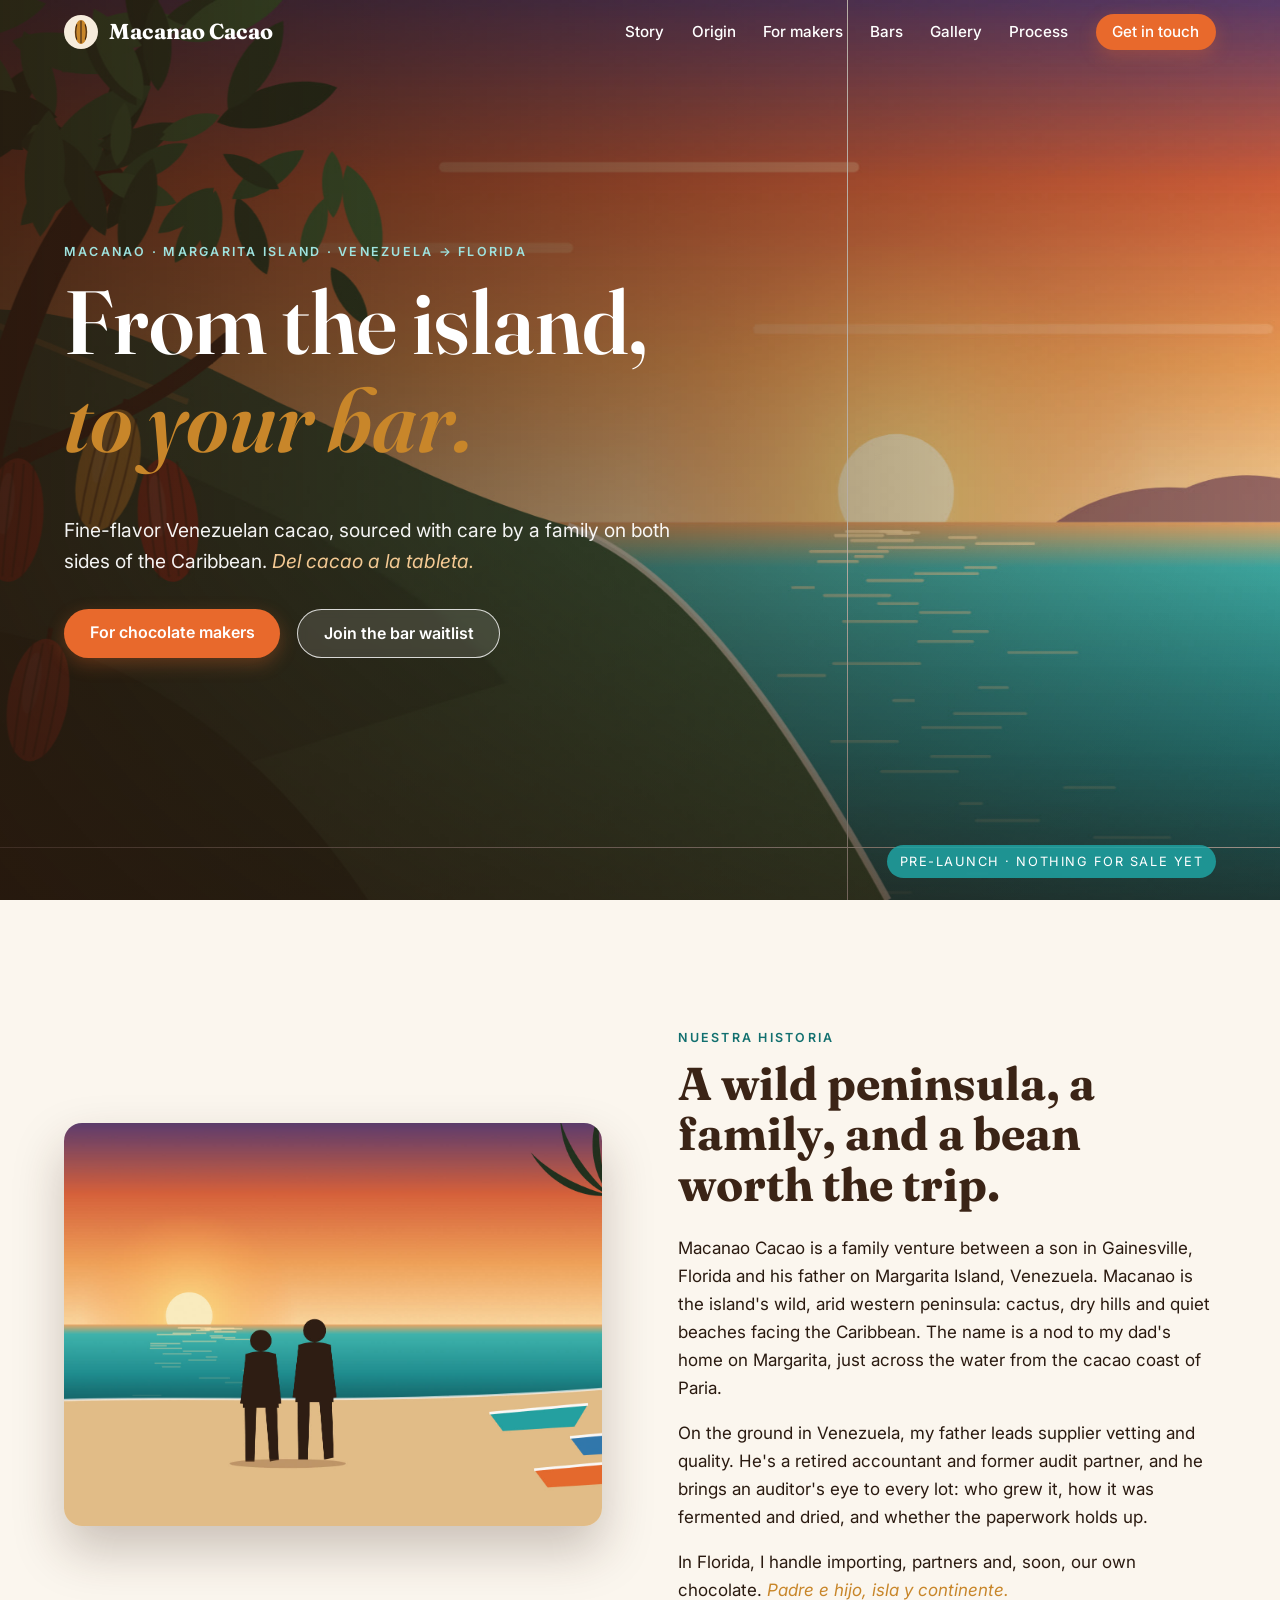
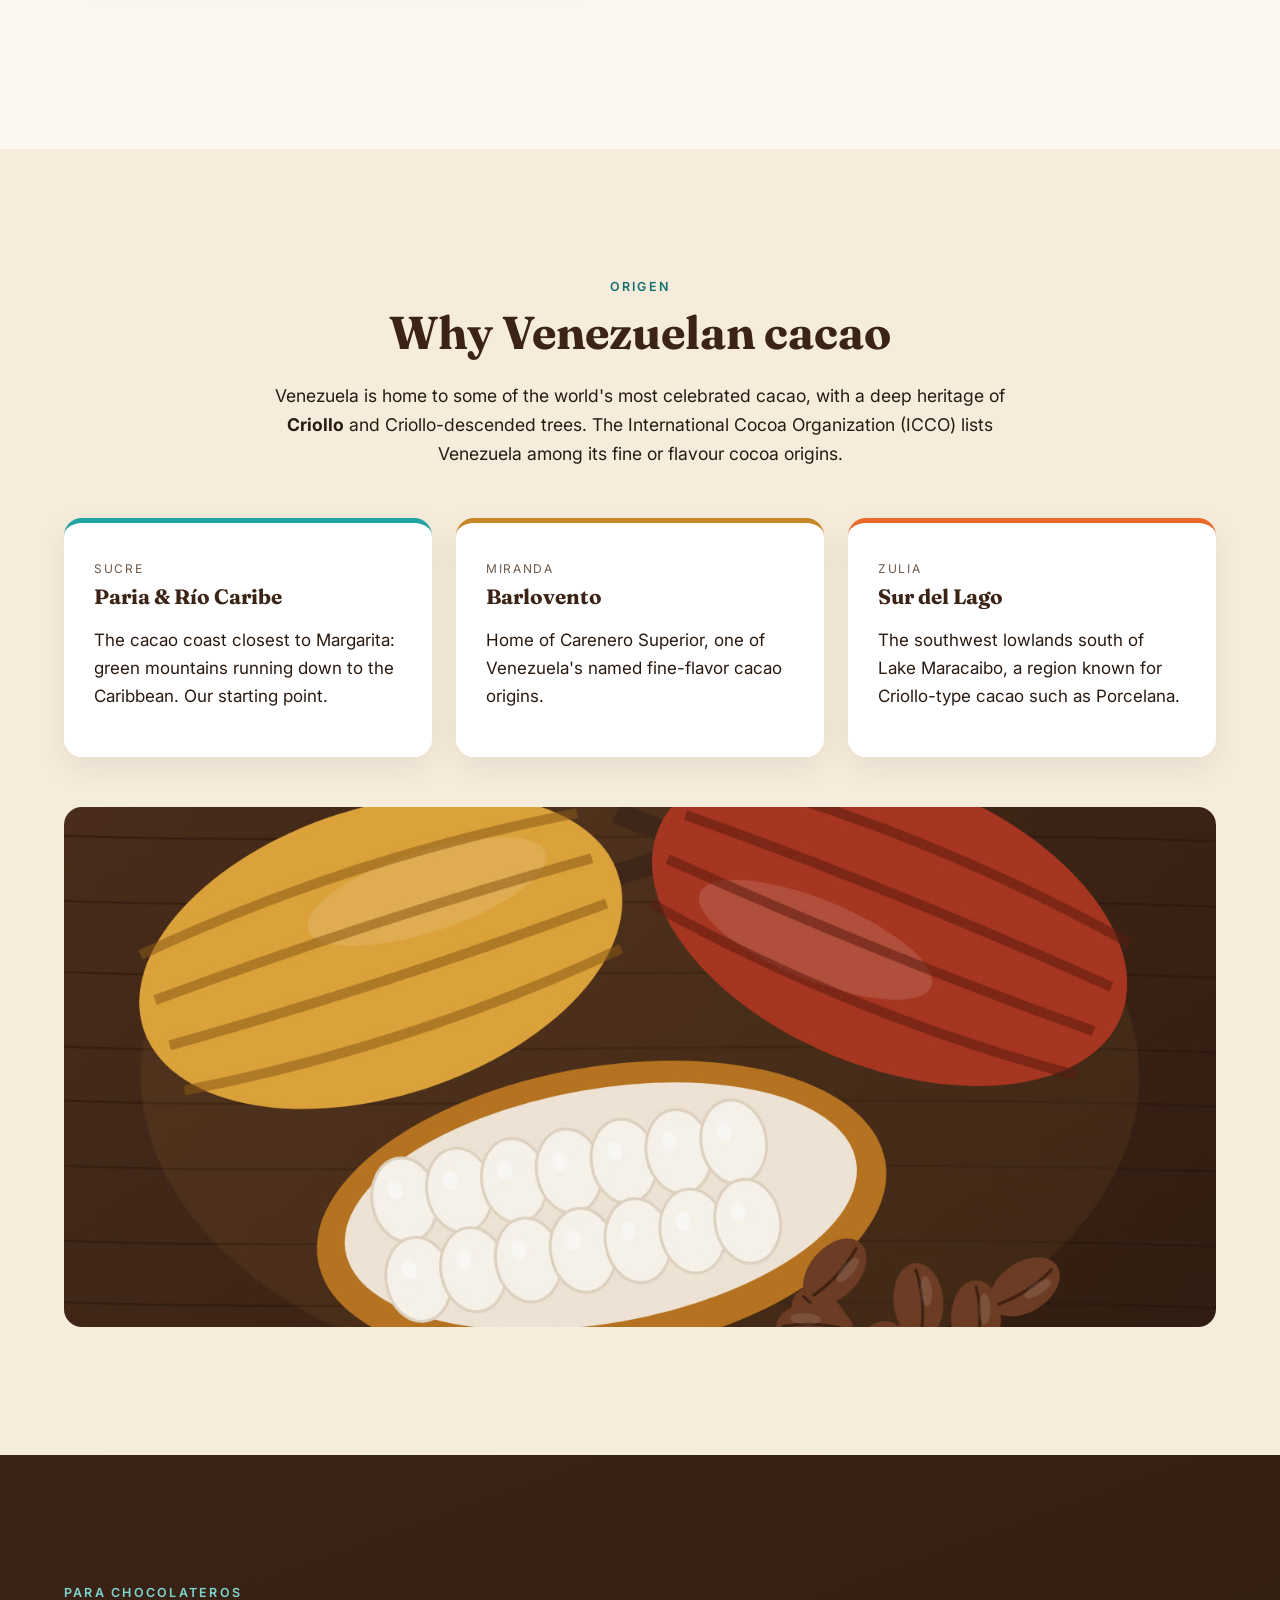
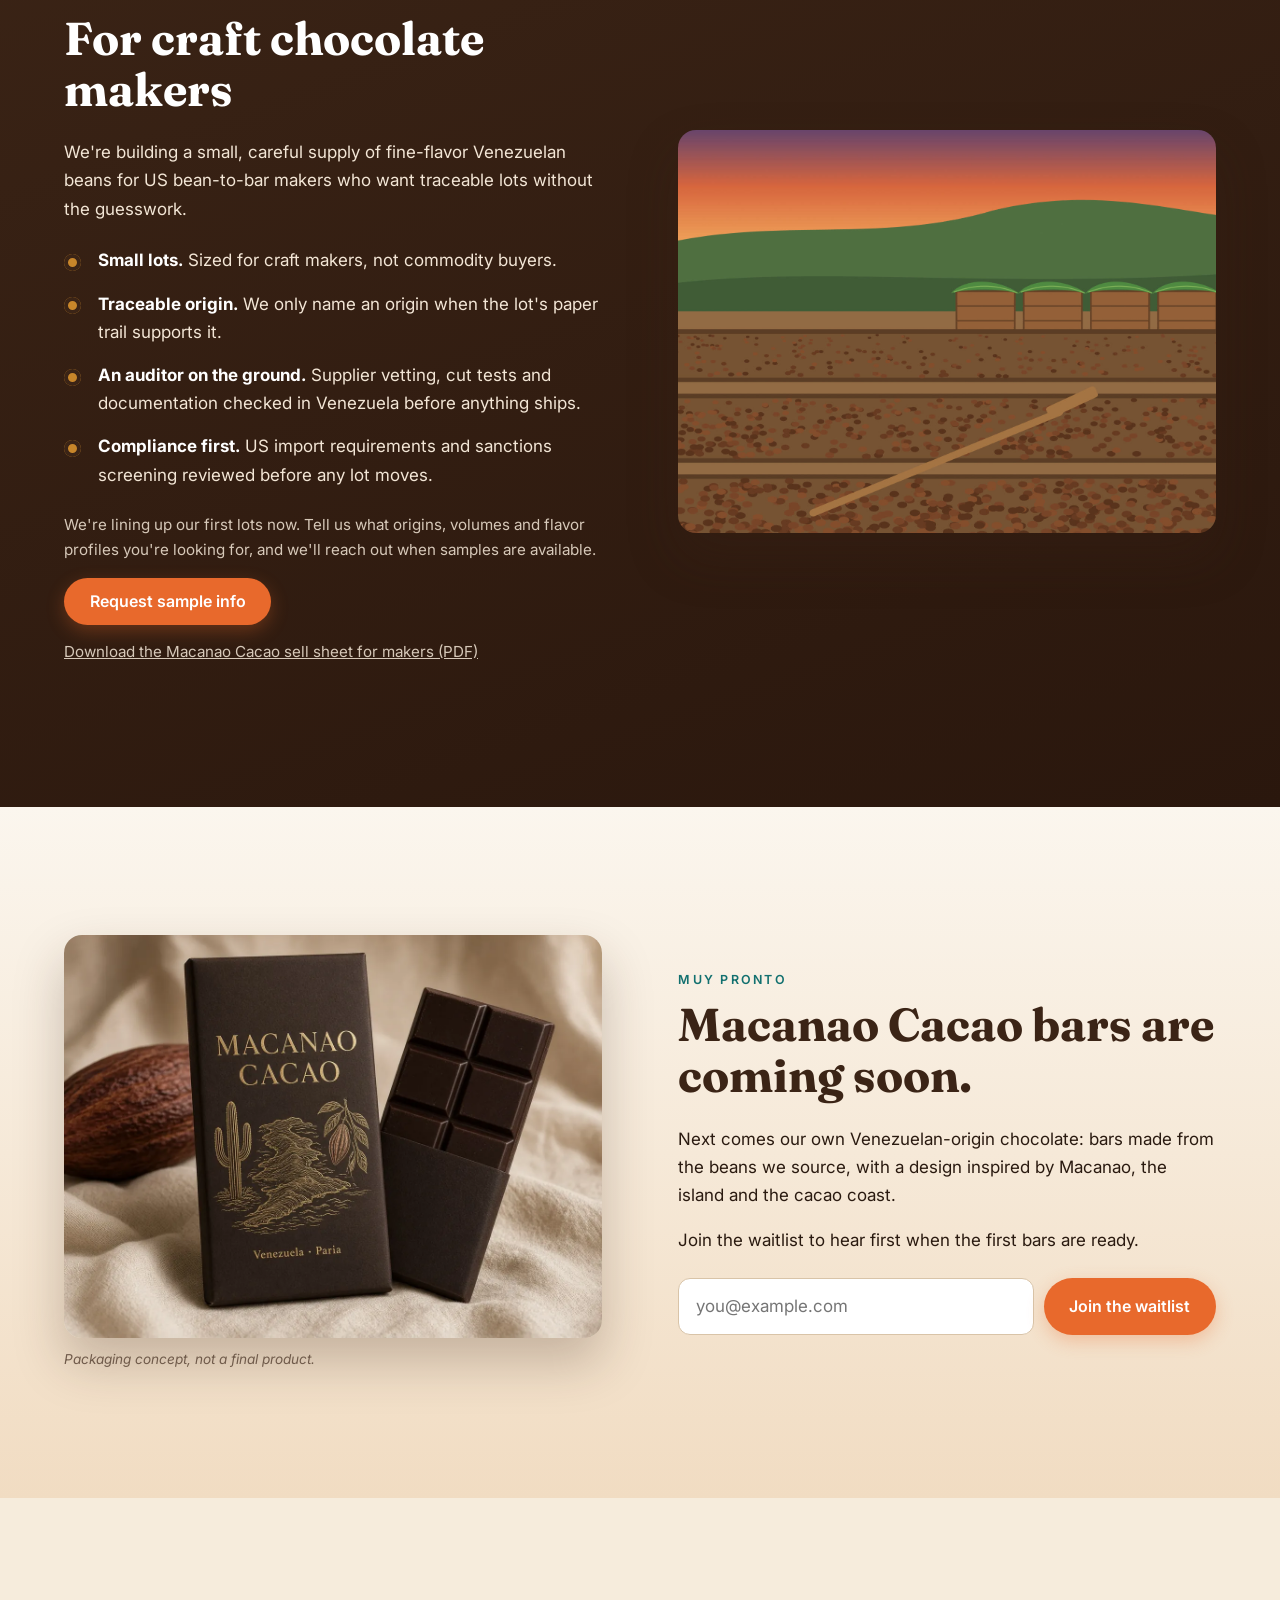
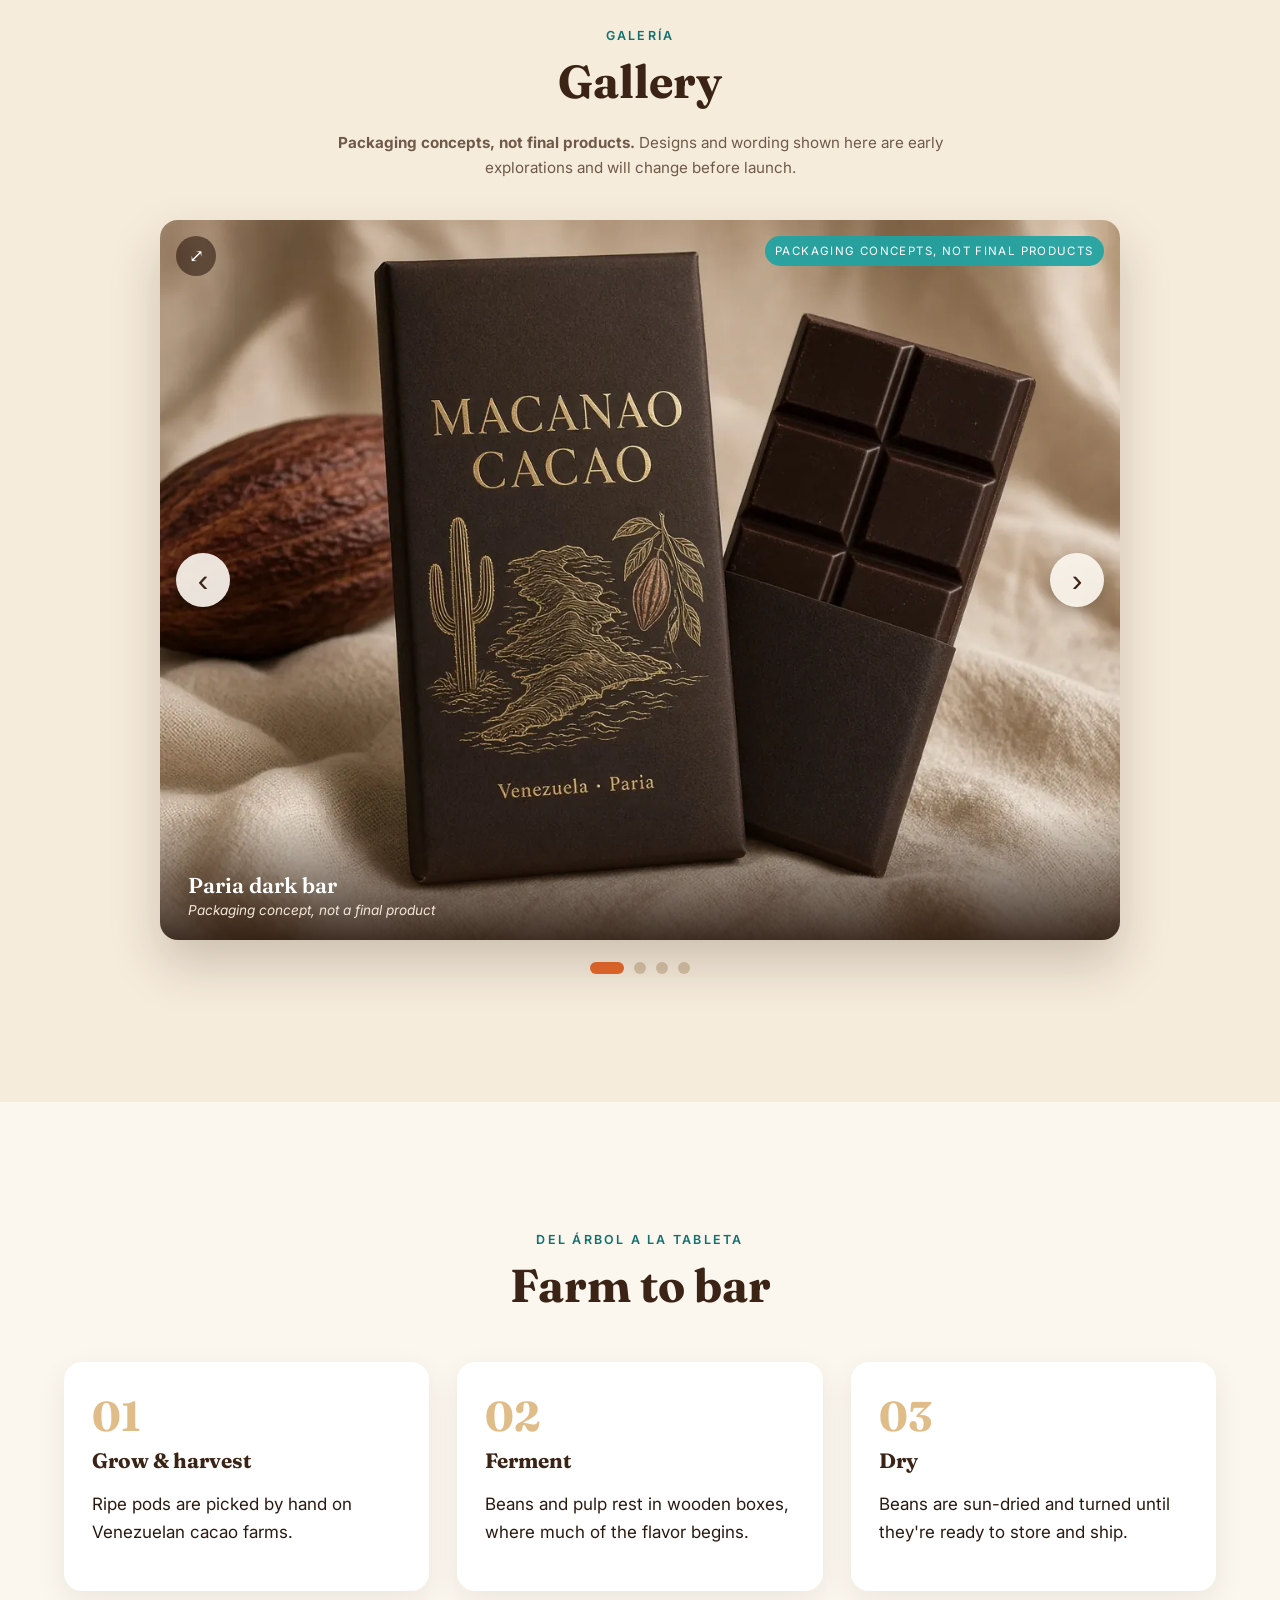
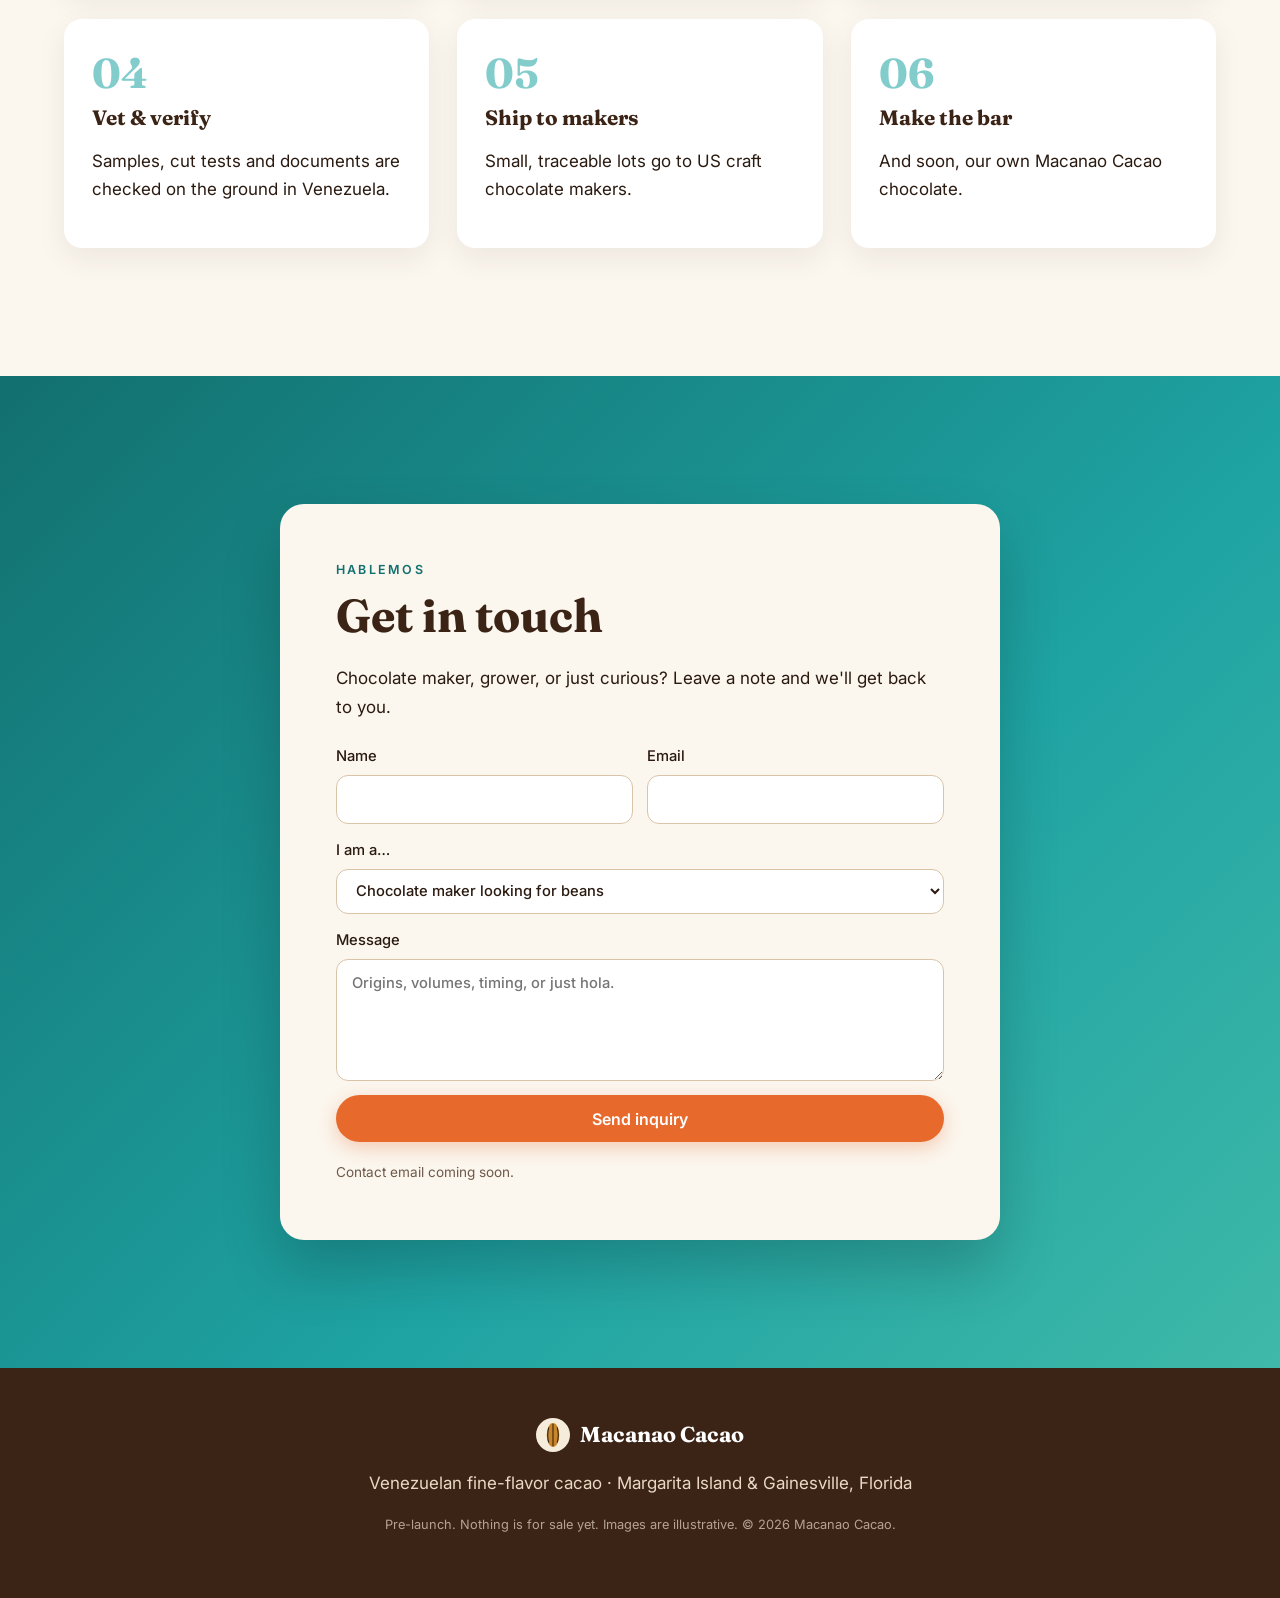
<file: index.html>
<!doctype html>
<html lang="en">
<head>
<meta charset="utf-8">
<meta name="viewport" content="width=device-width, initial-scale=1">
<title>Macanao Cacao · Venezuelan fine-flavor cacao, from Margarita Island</title>
<meta name="description" content="Macanao Cacao is a family venture between Gainesville, Florida and Margarita Island, Venezuela, sourcing fine-flavor Venezuelan cacao for craft chocolate makers, with our own chocolate bars coming soon.">
<meta property="og:title" content="Macanao Cacao">
<meta property="og:description" content="Venezuelan fine-flavor cacao, from the island to your bar. For makers now, bars coming soon.">
<meta property="og:image" content="img/hero.jpg">
<link rel="preconnect" href="https://fonts.googleapis.com">
<link rel="preconnect" href="https://fonts.gstatic.com" crossorigin>
<link href="https://fonts.googleapis.com/css2?family=Fraunces:opsz,wght@9..144,400;9..144,600;9..144,700&family=Inter:wght@400;500;600&display=swap" rel="stylesheet">
<link rel="stylesheet" href="styles.css?v=6">
<link rel="icon" href="data:image/svg+xml,%3Csvg xmlns='http://www.w3.org/2000/svg' viewBox='0 0 64 64'%3E%3Cellipse cx='32' cy='32' rx='14' ry='26' fill='%23c8862a'/%3E%3Cpath d='M32 8v48' stroke='%233b2416' stroke-width='3'/%3E%3C/svg%3E">
</head>
<body>
<header class="nav" id="top">
  <a class="logo" href="#top" aria-label="Macanao Cacao home">
    <svg viewBox="0 0 40 40" aria-hidden="true"><ellipse cx="20" cy="20" rx="9" ry="17" fill="#c8862a"/><path d="M20 4v32M14 9c-2 7-2 15 0 22M26 9c2 7 2 15 0 22" stroke="#3b2416" stroke-width="1.6" fill="none"/></svg>
    <span>Macanao Cacao</span>
  </a>
  <button class="menu-btn" aria-label="Open menu" aria-expanded="false">☰</button>
  <nav class="links">
    <a href="#story">Story</a>
    <a href="#origin">Origin</a>
    <a href="#makers">For makers</a>
    <a href="#bars">Bars</a>
    <a href="#gallery">Gallery</a>
    <a href="#process">Process</a>
    <a class="btn btn-small" href="#contact">Get in touch</a>
  </nav>
</header>

<section class="hero">
  <img class="hero-img" src="img/hero.jpg" alt="Cacao pods on a tree above a turquoise Caribbean coastline at sunset">
  <div class="hero-shade"></div>
  <div class="hero-content">
    <p class="eyebrow">Macanao · Margarita Island · Venezuela → Florida</p>
    <h1>From the island,<br><em>to your bar.</em></h1>
    <p class="lede">Fine-flavor Venezuelan cacao, sourced with care by a family on both sides of the Caribbean. <span class="es">Del cacao a la tableta.</span></p>
    <div class="cta-row">
      <a class="btn" href="#makers">For chocolate makers</a>
      <a class="btn btn-ghost" href="#bars">Join the bar waitlist</a>
    </div>
  </div>
  <p class="prelaunch">Pre-launch · nothing for sale yet</p>
</section>

<section id="story" class="section story">
  <div class="split">
    <figure class="photo"><img src="img/family.jpg" alt="An older and a younger man walking along a Margarita Island beach at sunset" loading="lazy"></figure>
    <div>
      <p class="eyebrow">Nuestra historia</p>
      <h2>A wild peninsula, a family, and a bean worth the trip.</h2>
      <p>Macanao Cacao is a family venture between a son in Gainesville, Florida and his father on Margarita Island, Venezuela. Macanao is the island's wild, arid western peninsula: cactus, dry hills and quiet beaches facing the Caribbean. The name is a nod to my dad's home on Margarita, just across the water from the cacao coast of Paria.</p>
      <p>On the ground in Venezuela, my father leads supplier vetting and quality. He's a retired accountant and former audit partner, and he brings an auditor's eye to every lot: who grew it, how it was fermented and dried, and whether the paperwork holds up.</p>
      <p>In Florida, I handle importing, partners and, soon, our own chocolate. <span class="es">Padre e hijo, isla y continente.</span></p>
    </div>
  </div>
</section>

<section id="origin" class="section origin">
  <div class="origin-head">
    <p class="eyebrow">Origen</p>
    <h2>Why Venezuelan cacao</h2>
    <p class="intro">Venezuela is home to some of the world's most celebrated cacao, with a deep heritage of <strong>Criollo</strong> and Criollo-descended trees. The International Cocoa Organization (ICCO) lists Venezuela among its fine or flavour cocoa origins.</p>
  </div>
  <div class="cards">
    <article class="card">
      <span class="tag">Sucre</span>
      <h3>Paria &amp; Río Caribe</h3>
      <p>The cacao coast closest to Margarita: green mountains running down to the Caribbean. Our starting point.</p>
    </article>
    <article class="card">
      <span class="tag">Miranda</span>
      <h3>Barlovento</h3>
      <p>Home of Carenero Superior, one of Venezuela's named fine-flavor cacao origins.</p>
    </article>
    <article class="card">
      <span class="tag">Zulia</span>
      <h3>Sur del Lago</h3>
      <p>The southwest lowlands south of Lake Maracaibo, a region known for Criollo-type cacao such as Porcelana.</p>
    </article>
  </div>
  <figure class="wide-photo"><img src="img/pods.jpg" alt="Open cacao pod showing white pulp-covered beans next to whole yellow and red pods" loading="lazy"></figure>
</section>

<section id="makers" class="section makers">
  <div class="split reverse">
    <div>
      <p class="eyebrow">Para chocolateros</p>
      <h2>For craft chocolate makers</h2>
      <p>We're building a small, careful supply of fine-flavor Venezuelan beans for US bean-to-bar makers who want traceable lots without the guesswork.</p>
      <ul class="checks">
        <li><strong>Small lots.</strong> Sized for craft makers, not commodity buyers.</li>
        <li><strong>Traceable origin.</strong> We only name an origin when the lot's paper trail supports it.</li>
        <li><strong>An auditor on the ground.</strong> Supplier vetting, cut tests and documentation checked in Venezuela before anything ships.</li>
        <li><strong>Compliance first.</strong> US import requirements and sanctions screening reviewed before any lot moves.</li>
      </ul>
      <p class="note">We're lining up our first lots now. Tell us what origins, volumes and flavor profiles you're looking for, and we'll reach out when samples are available.</p>
      <a class="btn" href="#contact" data-topic="maker">Request sample info</a>
      <p class="note" style="margin-top:.9em"><a href="sell-sheet.pdf?v=6" target="_blank" rel="noopener">Download the Macanao Cacao sell sheet for makers (PDF)</a></p>
    </div>
    <figure class="photo"><img src="img/drying.jpg" alt="Cacao beans sun-drying on raised wooden beds beside fermentation boxes covered in banana leaves" loading="lazy"></figure>
  </div>
</section>

<section id="bars" class="section bars">
  <div class="split">
    <figure class="photo"><picture><source type="image/webp" srcset="img/gallery/mc-bar-hero.webp"><img src="img/gallery/mc-bar-hero.jpg" alt="Macanao Cacao dark chocolate bar packaging concept next to an open bar and a cacao pod" loading="lazy" width="1152" height="864"></picture><figcaption>Packaging concept, not a final product.</figcaption></figure>
    <div>
      <p class="eyebrow">Muy pronto</p>
      <h2>Macanao Cacao bars are coming soon.</h2>
      <p>Next comes our own Venezuelan-origin chocolate: bars made from the beans we source, with a design inspired by Macanao, the island and the cacao coast.</p>
      <p>Join the waitlist to hear first when the first bars are ready.</p>
      <form class="waitlist" data-form>
        <label class="sr" for="wl-email">Email</label>
        <input id="wl-email" type="email" name="email" placeholder="you@example.com" required>
        <button class="btn" type="submit">Join the waitlist</button>
        <p class="success" role="status" hidden>¡Gracias! You're on the list. We'll be in touch when the first bars are ready.</p>
      </form>
    </div>
  </div>
</section>

<section id="gallery" class="section gallery">
  <p class="eyebrow center">Galería</p>
  <h2 class="center">Gallery</h2>
  <p class="center g-note"><strong>Packaging concepts, not final products.</strong> Designs and wording shown here are early explorations and will change before launch.</p>
  <div class="carousel" aria-roledescription="carousel" aria-label="Macanao Cacao packaging concepts" tabindex="0">
    <div class="c-viewport">
      <ul class="c-track" aria-live="polite">
      <li class="c-slide" role="group" aria-roledescription="slide" aria-label="1 of 4: Paria dark bar">
        <figure class="g-item">
          <button class="g-open" data-full="img/gallery/mc-bar-hero" aria-label="Enlarge: Paria dark bar">
            <picture><source type="image/webp" srcset="img/gallery/mc-bar-hero-600.webp 600w, img/gallery/mc-bar-hero.webp 1152w" sizes="(max-width:1000px) 92vw, 960px"><img src="img/gallery/mc-bar-hero.jpg" srcset="img/gallery/mc-bar-hero-600.jpg 600w, img/gallery/mc-bar-hero.jpg 1152w" sizes="(max-width:1000px) 92vw, 960px" alt="Macanao Cacao dark chocolate bar packaging concept beside an open bar and a cacao pod" width="1152" height="864" draggable="false"></picture>
            <span class="zoom" aria-hidden="true">⤢</span>
          </button>
          <figcaption>Paria dark bar<span>Packaging concept, not a final product</span></figcaption>
        </figure>
      </li>
      <li class="c-slide" role="group" aria-roledescription="slide" aria-label="2 of 4: Origin series: Paria, Barlovento, Sur del Lago">
        <figure class="g-item">
          <button class="g-open" data-full="img/gallery/mc-origin-lineup" aria-label="Enlarge: Origin series: Paria, Barlovento, Sur del Lago">
            <picture><source type="image/webp" srcset="img/gallery/mc-origin-lineup-600.webp 600w, img/gallery/mc-origin-lineup.webp 1152w" sizes="(max-width:1000px) 92vw, 960px"><img src="img/gallery/mc-origin-lineup.jpg" srcset="img/gallery/mc-origin-lineup-600.jpg 600w, img/gallery/mc-origin-lineup.jpg 1152w" sizes="(max-width:1000px) 92vw, 960px" alt="Three Macanao Cacao wrapper concepts in brown, turquoise and orange for Paria, Barlovento and Sur del Lago" loading="lazy" width="1152" height="864" draggable="false"></picture>
            <span class="zoom" aria-hidden="true">⤢</span>
          </button>
          <figcaption>Origin series: Paria, Barlovento, Sur del Lago<span>Packaging concept, not a final product</span></figcaption>
        </figure>
      </li>
      <li class="c-slide" role="group" aria-roledescription="slide" aria-label="3 of 4: Gift box &amp; cacao nibs">
        <figure class="g-item">
          <button class="g-open" data-full="img/gallery/mc-gift-box-nibs" aria-label="Enlarge: Gift box &amp; cacao nibs">
            <picture><source type="image/webp" srcset="img/gallery/mc-gift-box-nibs-600.webp 600w, img/gallery/mc-gift-box-nibs.webp 1152w" sizes="(max-width:1000px) 92vw, 960px"><img src="img/gallery/mc-gift-box-nibs.jpg" srcset="img/gallery/mc-gift-box-nibs-600.jpg 600w, img/gallery/mc-gift-box-nibs.jpg 1152w" sizes="(max-width:1000px) 92vw, 960px" alt="Macanao Cacao gift box concept with small bars, next to a cacao nibs pouch" loading="lazy" width="1152" height="864" draggable="false"></picture>
            <span class="zoom" aria-hidden="true">⤢</span>
          </button>
          <figcaption>Gift box &amp; cacao nibs<span>Packaging concept, not a final product</span></figcaption>
        </figure>
      </li>
      <li class="c-slide" role="group" aria-roledescription="slide" aria-label="4 of 4: Macanao edition">
        <figure class="g-item">
          <button class="g-open" data-full="img/gallery/mc-beach-bar" aria-label="Enlarge: Macanao edition">
            <picture><source type="image/webp" srcset="img/gallery/mc-beach-bar-600.webp 600w, img/gallery/mc-beach-bar.webp 1152w" sizes="(max-width:1000px) 92vw, 960px"><img src="img/gallery/mc-beach-bar.jpg" srcset="img/gallery/mc-beach-bar-600.jpg 600w, img/gallery/mc-beach-bar.jpg 1152w" sizes="(max-width:1000px) 92vw, 960px" alt="Macanao Cacao bar concept in gold foil on a rock above an arid, cactus-lined coast and turquoise sea" loading="lazy" width="1152" height="864" draggable="false"></picture>
            <span class="zoom" aria-hidden="true">⤢</span>
          </button>
          <figcaption>Macanao edition<span>Packaging concept, not a final product</span></figcaption>
        </figure>
      </li>
      </ul>
      <button class="c-arrow c-prev" aria-label="Previous slide">‹</button>
      <button class="c-arrow c-next" aria-label="Next slide">›</button>
      <span class="c-badge">Packaging concepts, not final products</span>
    </div>
    <div class="c-dots" role="tablist" aria-label="Choose slide"><button class="c-dot" role="tab" aria-label="Show slide 1: Paria dark bar"></button><button class="c-dot" role="tab" aria-label="Show slide 2: Origin series: Paria, Barlovento, Sur del Lago"></button><button class="c-dot" role="tab" aria-label="Show slide 3: Gift box &amp; cacao nibs"></button><button class="c-dot" role="tab" aria-label="Show slide 4: Macanao edition"></button></div>
  </div>
</section>

<div class="lightbox" id="lightbox" role="dialog" aria-modal="true" aria-label="Image viewer" hidden>
  <button class="lb-close" aria-label="Close">×</button>
  <button class="lb-nav lb-prev" aria-label="Previous image">‹</button>
  <figure><picture><source type="image/webp" id="lb-webp"><img id="lb-img" alt=""></picture><figcaption id="lb-cap"></figcaption></figure>
  <button class="lb-nav lb-next" aria-label="Next image">›</button>
</div>

<section id="process" class="section process">
  <p class="eyebrow center">Del árbol a la tableta</p>
  <h2 class="center">Farm to bar</h2>
  <ol class="steps">
    <li><span class="num">01</span><h3>Grow &amp; harvest</h3><p>Ripe pods are picked by hand on Venezuelan cacao farms.</p></li>
    <li><span class="num">02</span><h3>Ferment</h3><p>Beans and pulp rest in wooden boxes, where much of the flavor begins.</p></li>
    <li><span class="num">03</span><h3>Dry</h3><p>Beans are sun-dried and turned until they're ready to store and ship.</p></li>
    <li><span class="num">04</span><h3>Vet &amp; verify</h3><p>Samples, cut tests and documents are checked on the ground in Venezuela.</p></li>
    <li><span class="num">05</span><h3>Ship to makers</h3><p>Small, traceable lots go to US craft chocolate makers.</p></li>
    <li><span class="num">06</span><h3>Make the bar</h3><p>And soon, our own Macanao Cacao chocolate.</p></li>
  </ol>
</section>

<section id="contact" class="section contact">
  <div class="contact-box">
    <p class="eyebrow">Hablemos</p>
    <h2>Get in touch</h2>
    <p>Chocolate maker, grower, or just curious? Leave a note and we'll get back to you.</p>
    <form class="inquiry" data-form>
      <div class="row">
        <label>Name<input type="text" name="name" required></label>
        <label>Email<input type="email" name="email" required></label>
      </div>
      <label>I am a…
        <select name="topic" id="topic">
          <option value="maker">Chocolate maker looking for beans</option>
          <option value="waitlist">Chocolate lover (bar waitlist)</option>
          <option value="grower">Grower or cooperative in Venezuela</option>
          <option value="other">Something else</option>
        </select>
      </label>
      <label>Message<textarea name="message" rows="4" placeholder="Origins, volumes, timing, or just hola."></textarea></label>
      <button class="btn" type="submit">Send inquiry</button>
      <p class="success" role="status" hidden>¡Gracias! Your note is in. We'll reply soon.</p>
    </form>
    <!-- TODO: add a business contact email here (e.g. hola@yourdomain) and connect the forms to a real form backend. The forms currently only show a success message and do not send or store anything. -->
    <p class="todo">Contact email coming soon.</p>
  </div>
</section>

<footer class="footer">
  <div class="foot-inner">
    <div class="logo"><svg viewBox="0 0 40 40" aria-hidden="true"><ellipse cx="20" cy="20" rx="9" ry="17" fill="#c8862a"/><path d="M20 4v32M14 9c-2 7-2 15 0 22M26 9c2 7 2 15 0 22" stroke="#3b2416" stroke-width="1.6" fill="none"/></svg><span>Macanao Cacao</span></div>
    <p>Venezuelan fine-flavor cacao · Margarita Island &amp; Gainesville, Florida</p>
    <p class="small">Pre-launch. Nothing is for sale yet. Images are illustrative. © <span id="yr">2026</span> Macanao Cacao.</p>
  </div>
</footer>
<script src="main.js?v=6"></script>
</body>
</html>
</file>
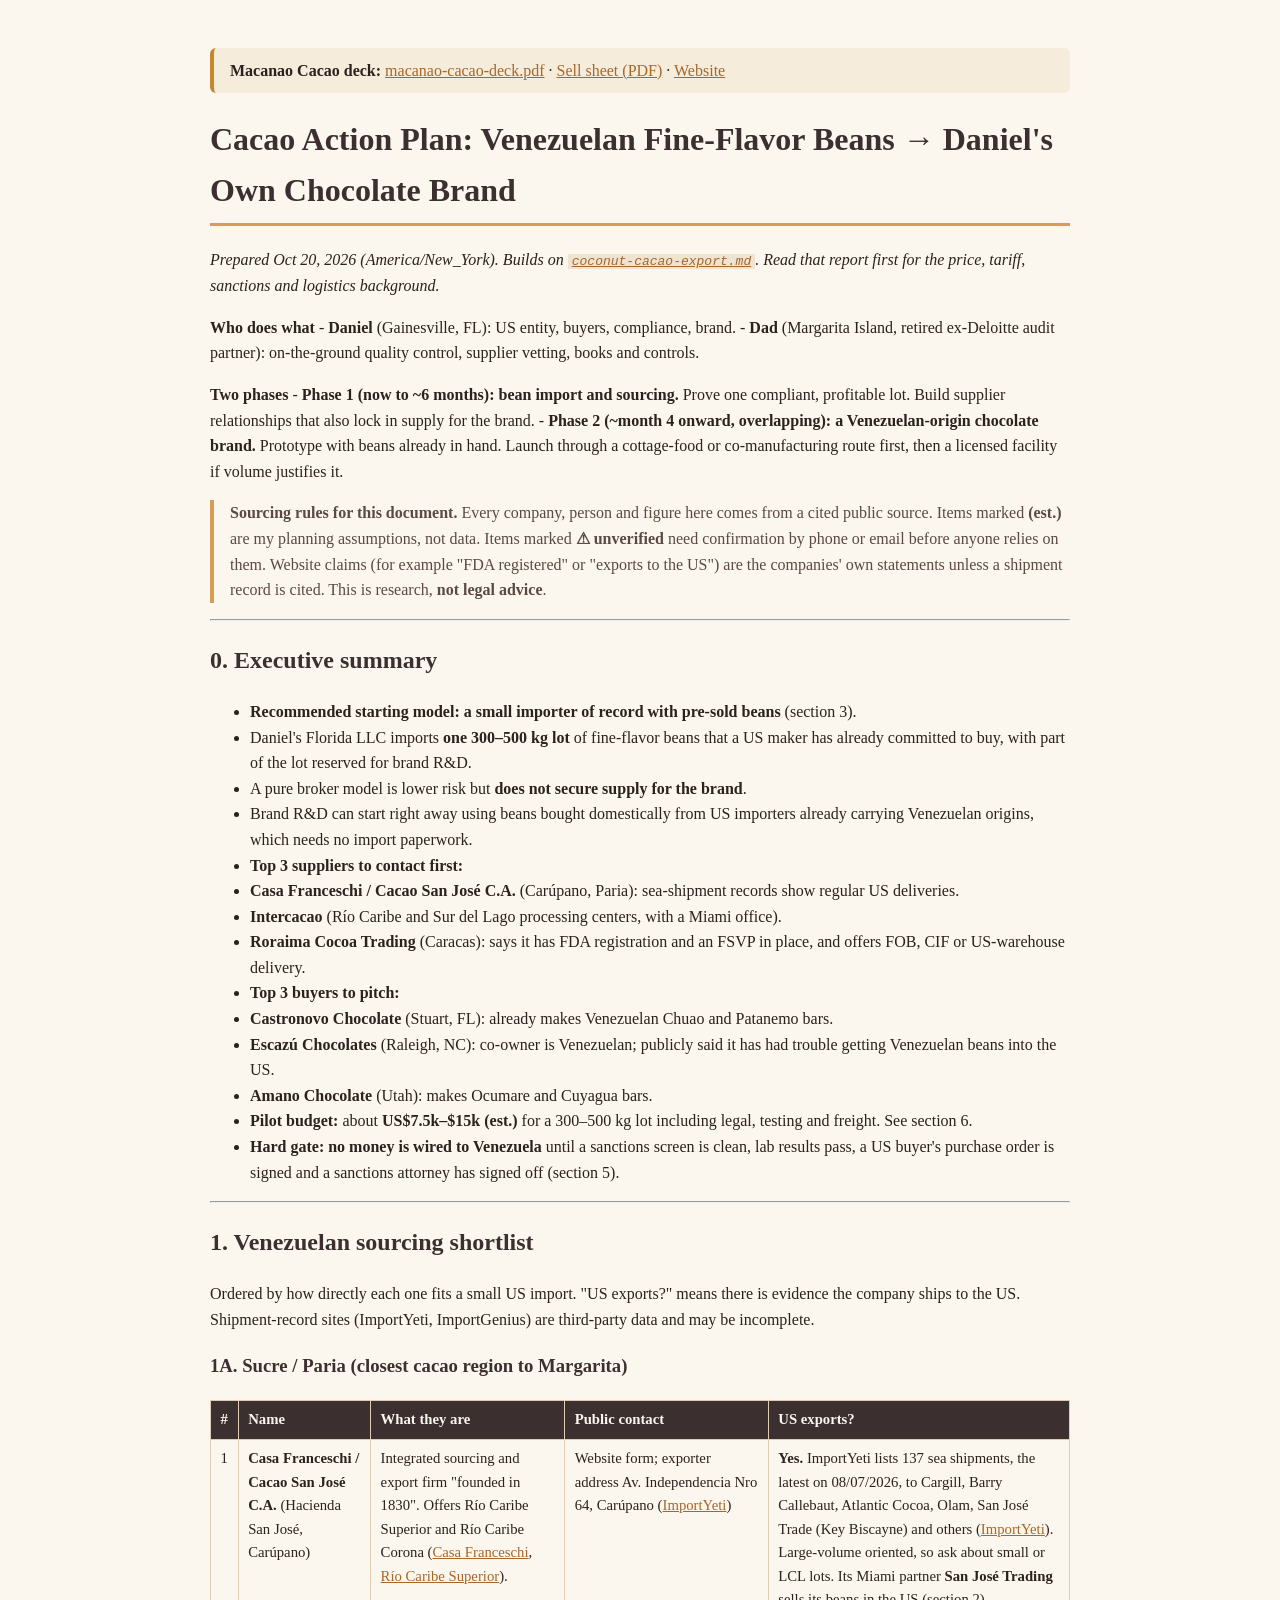
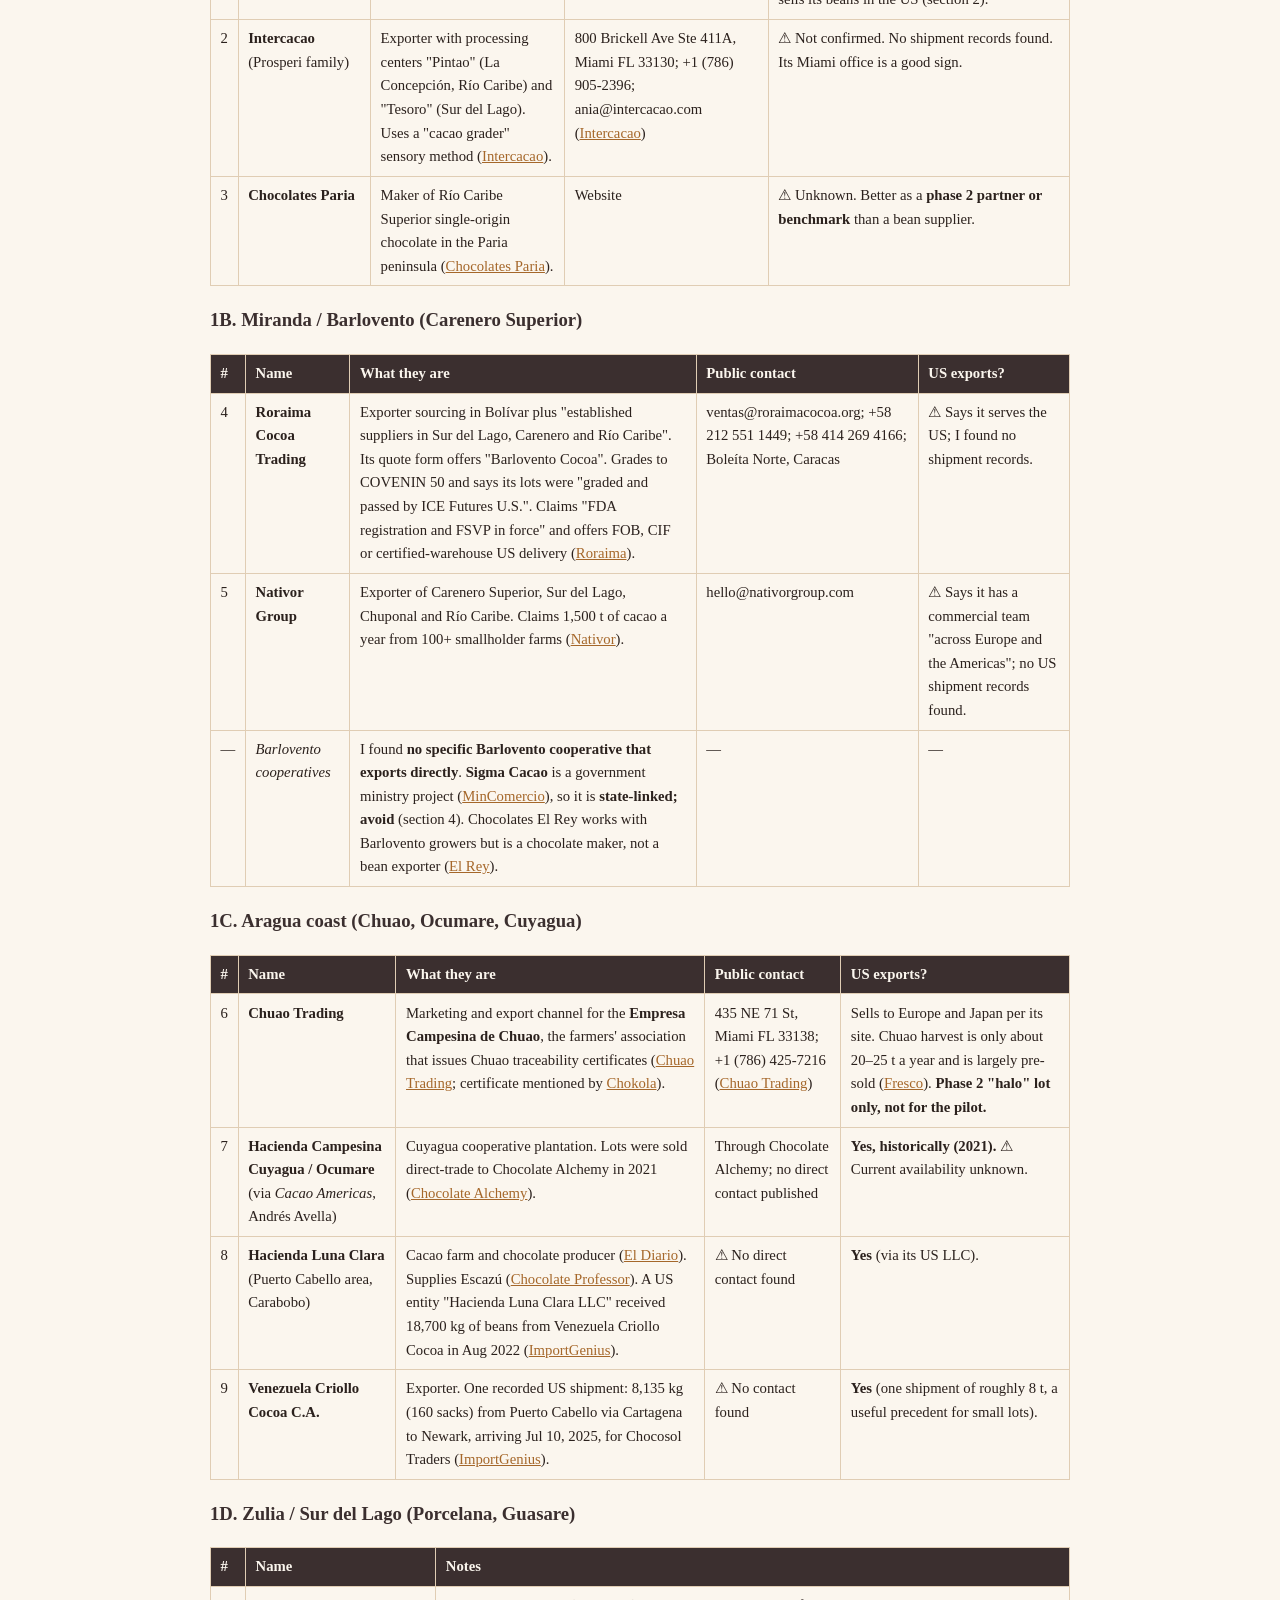
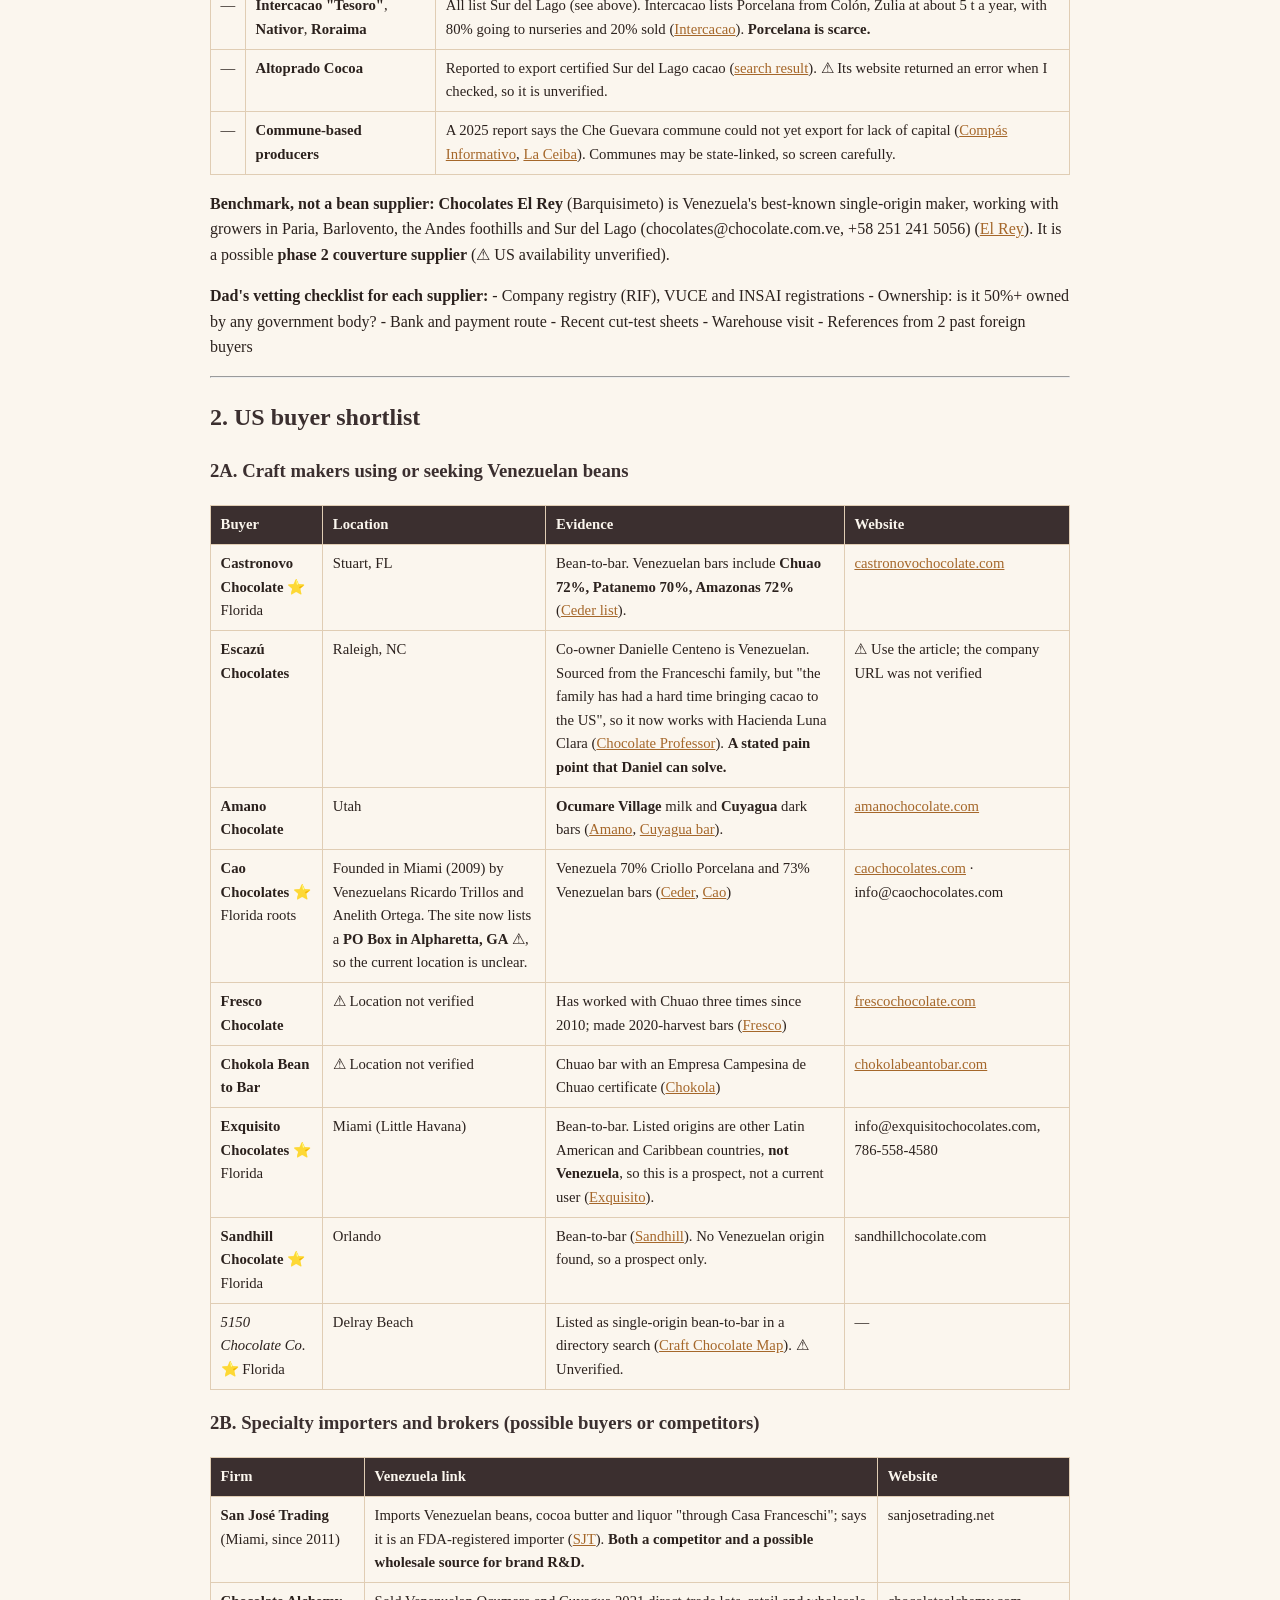
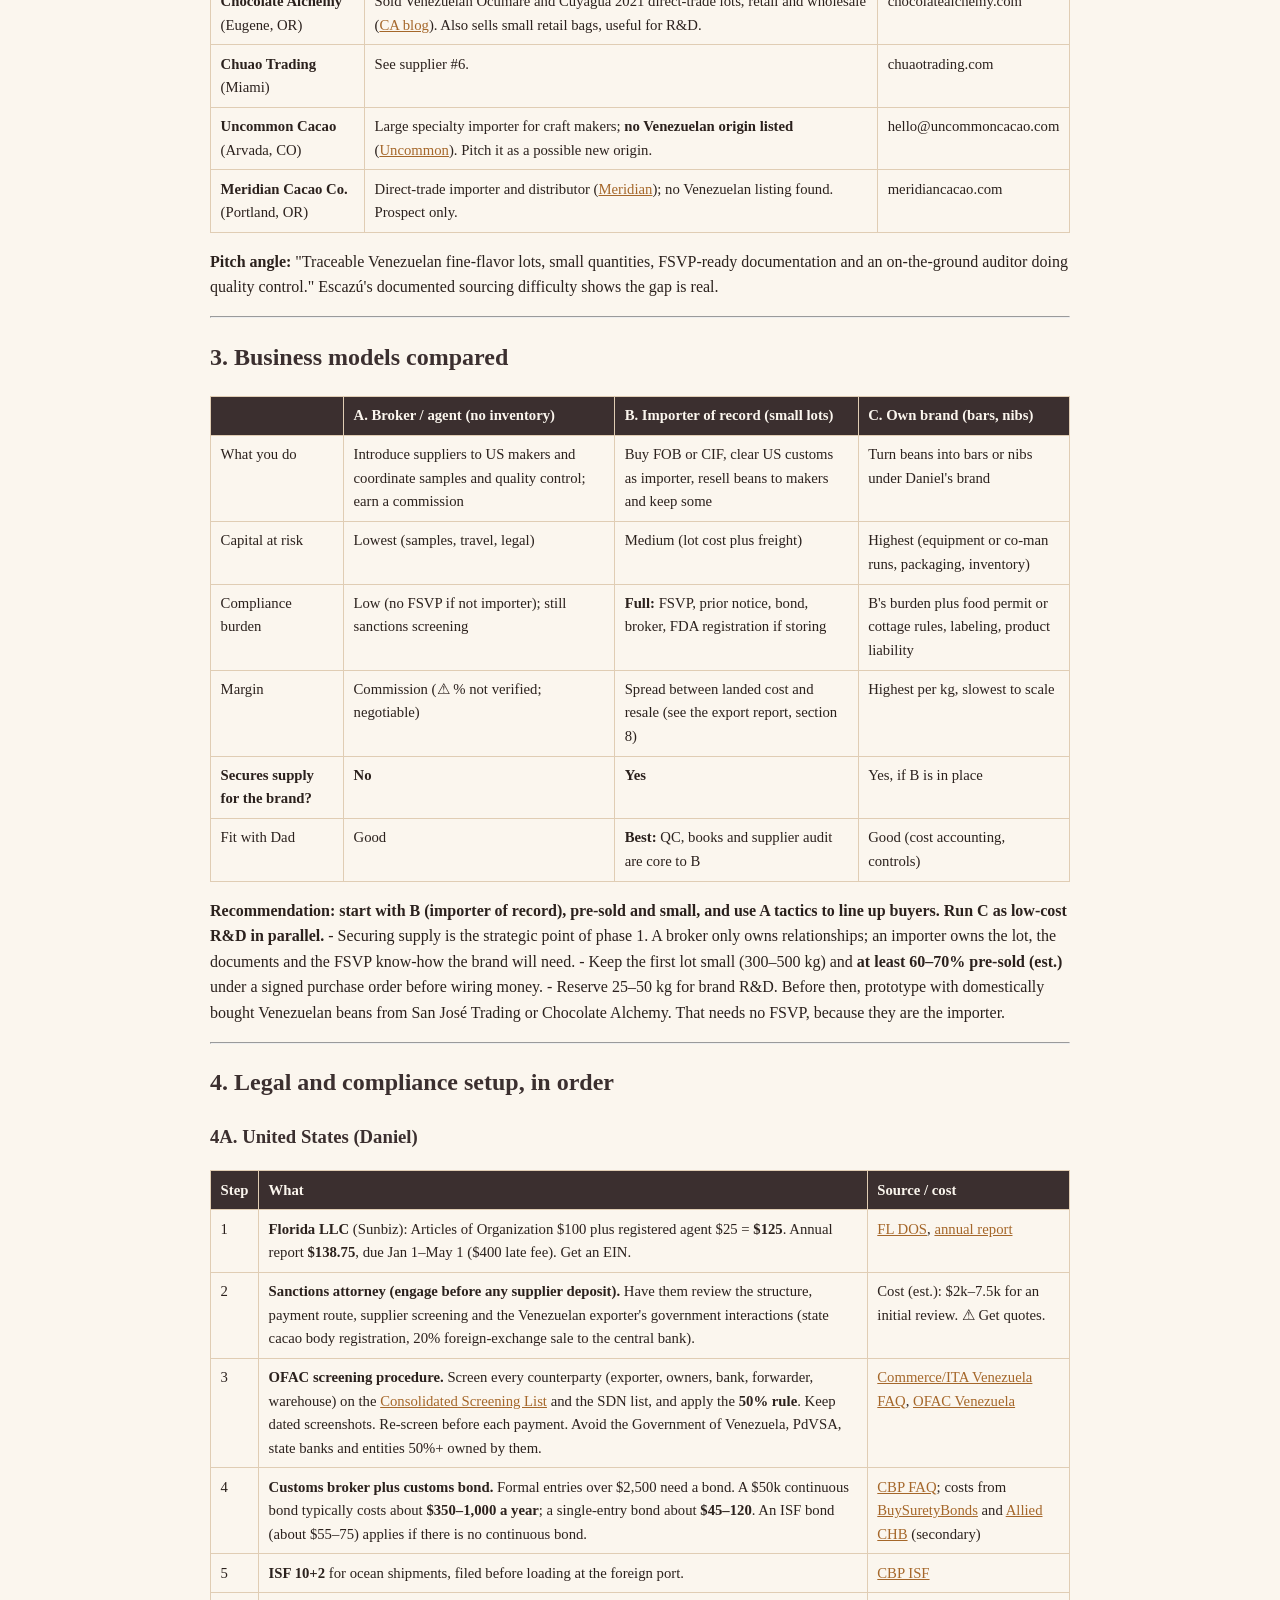
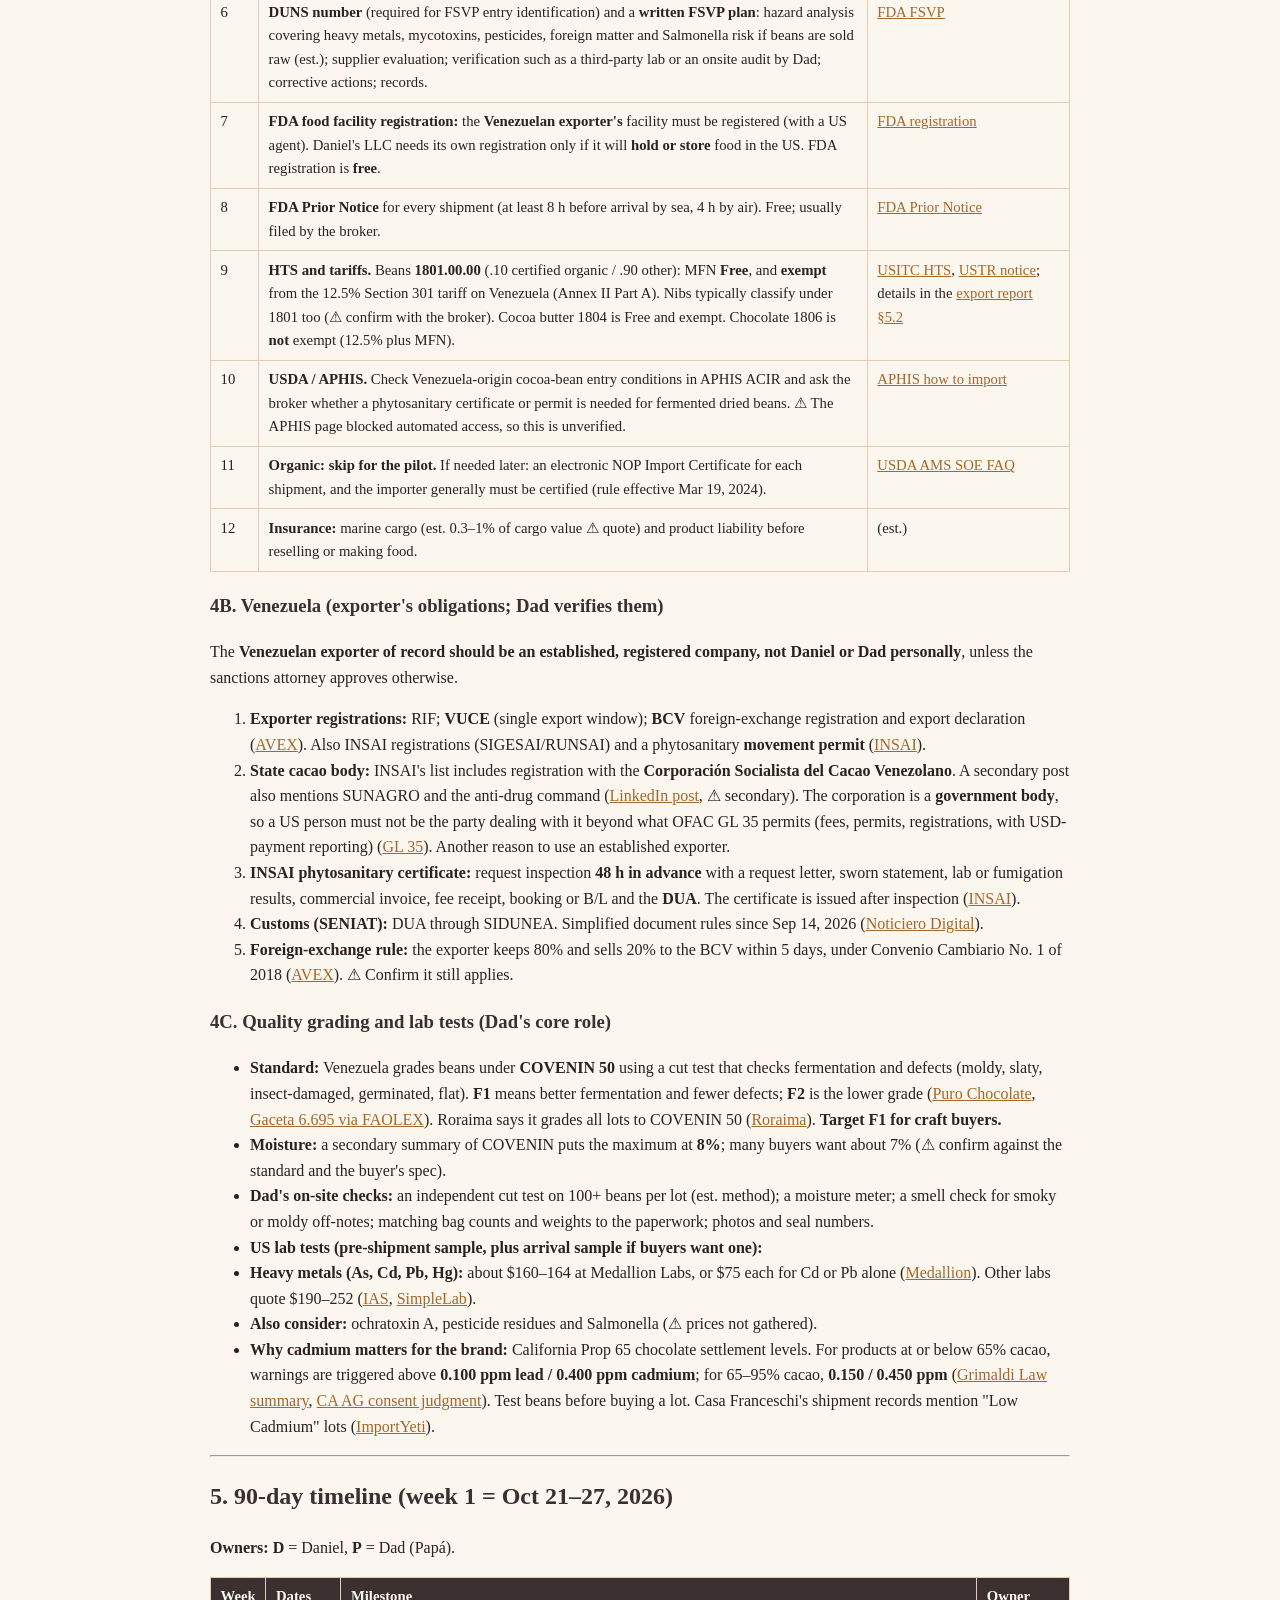
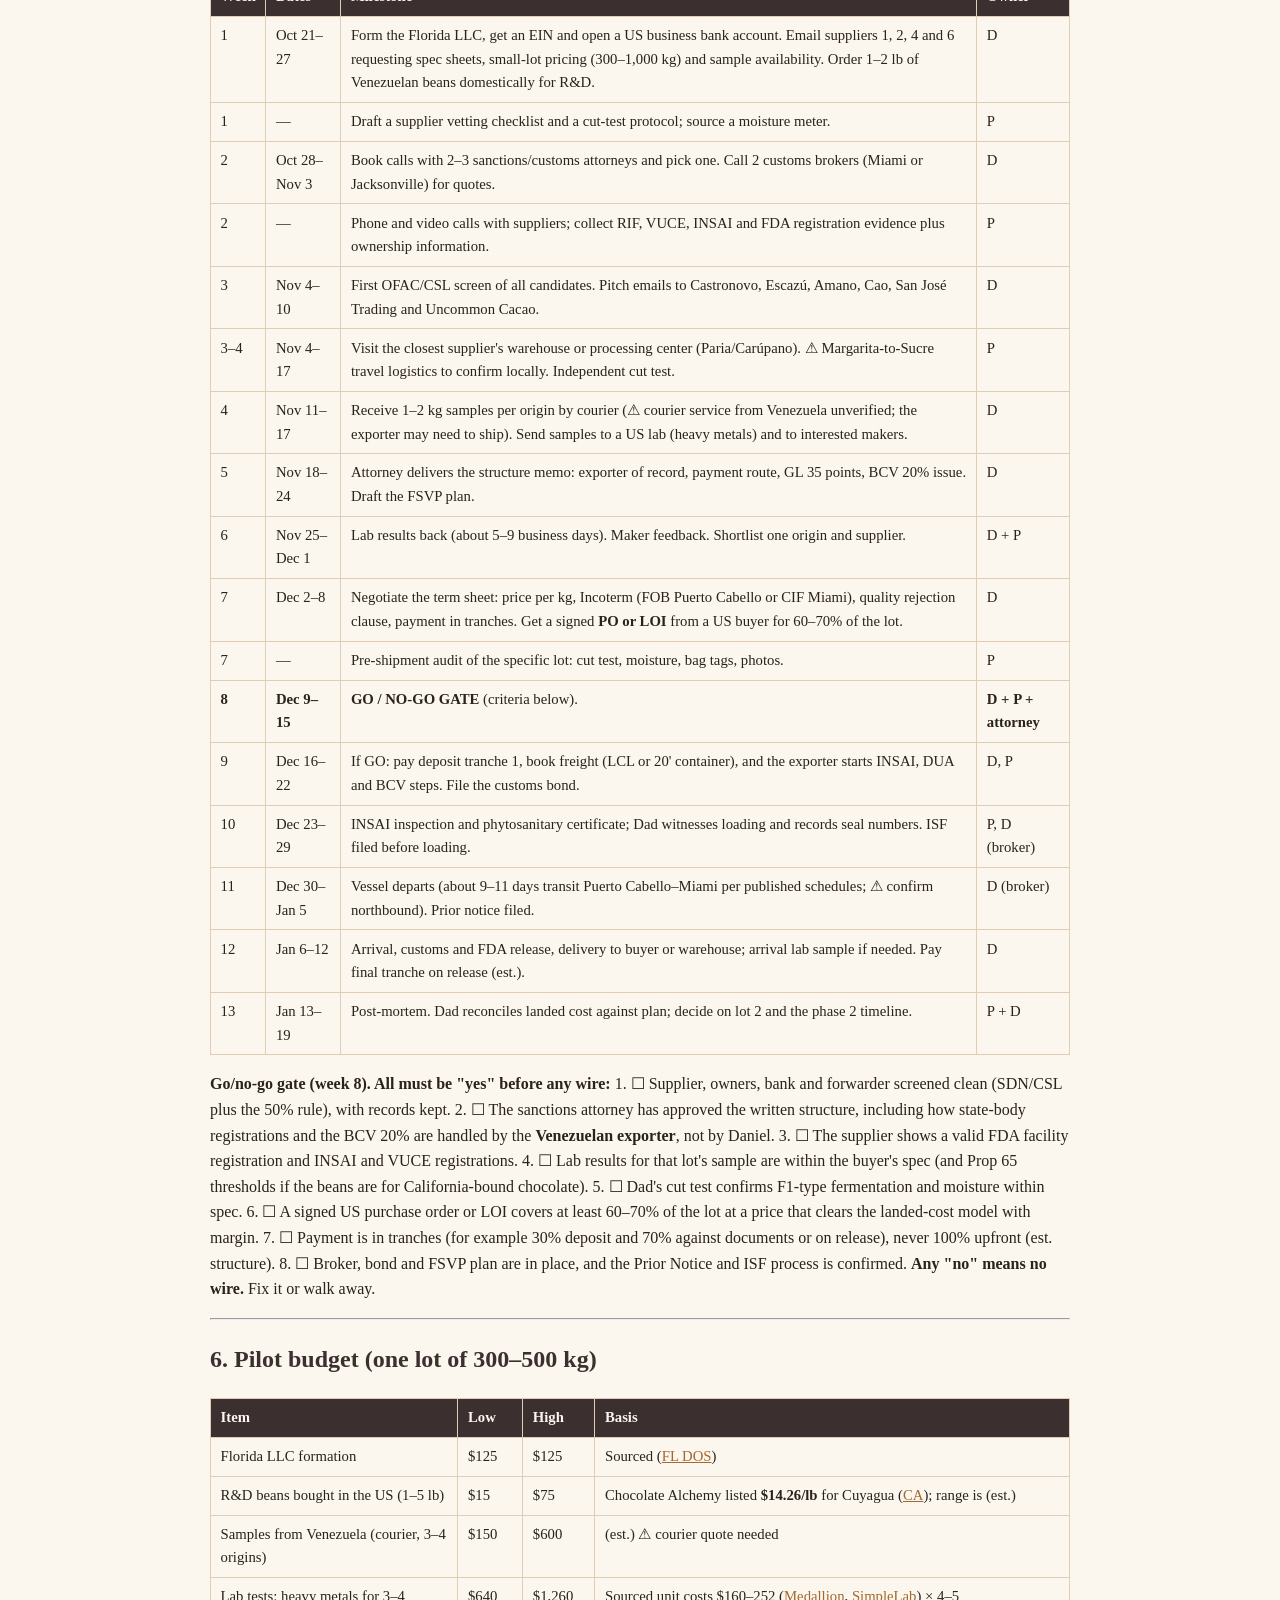
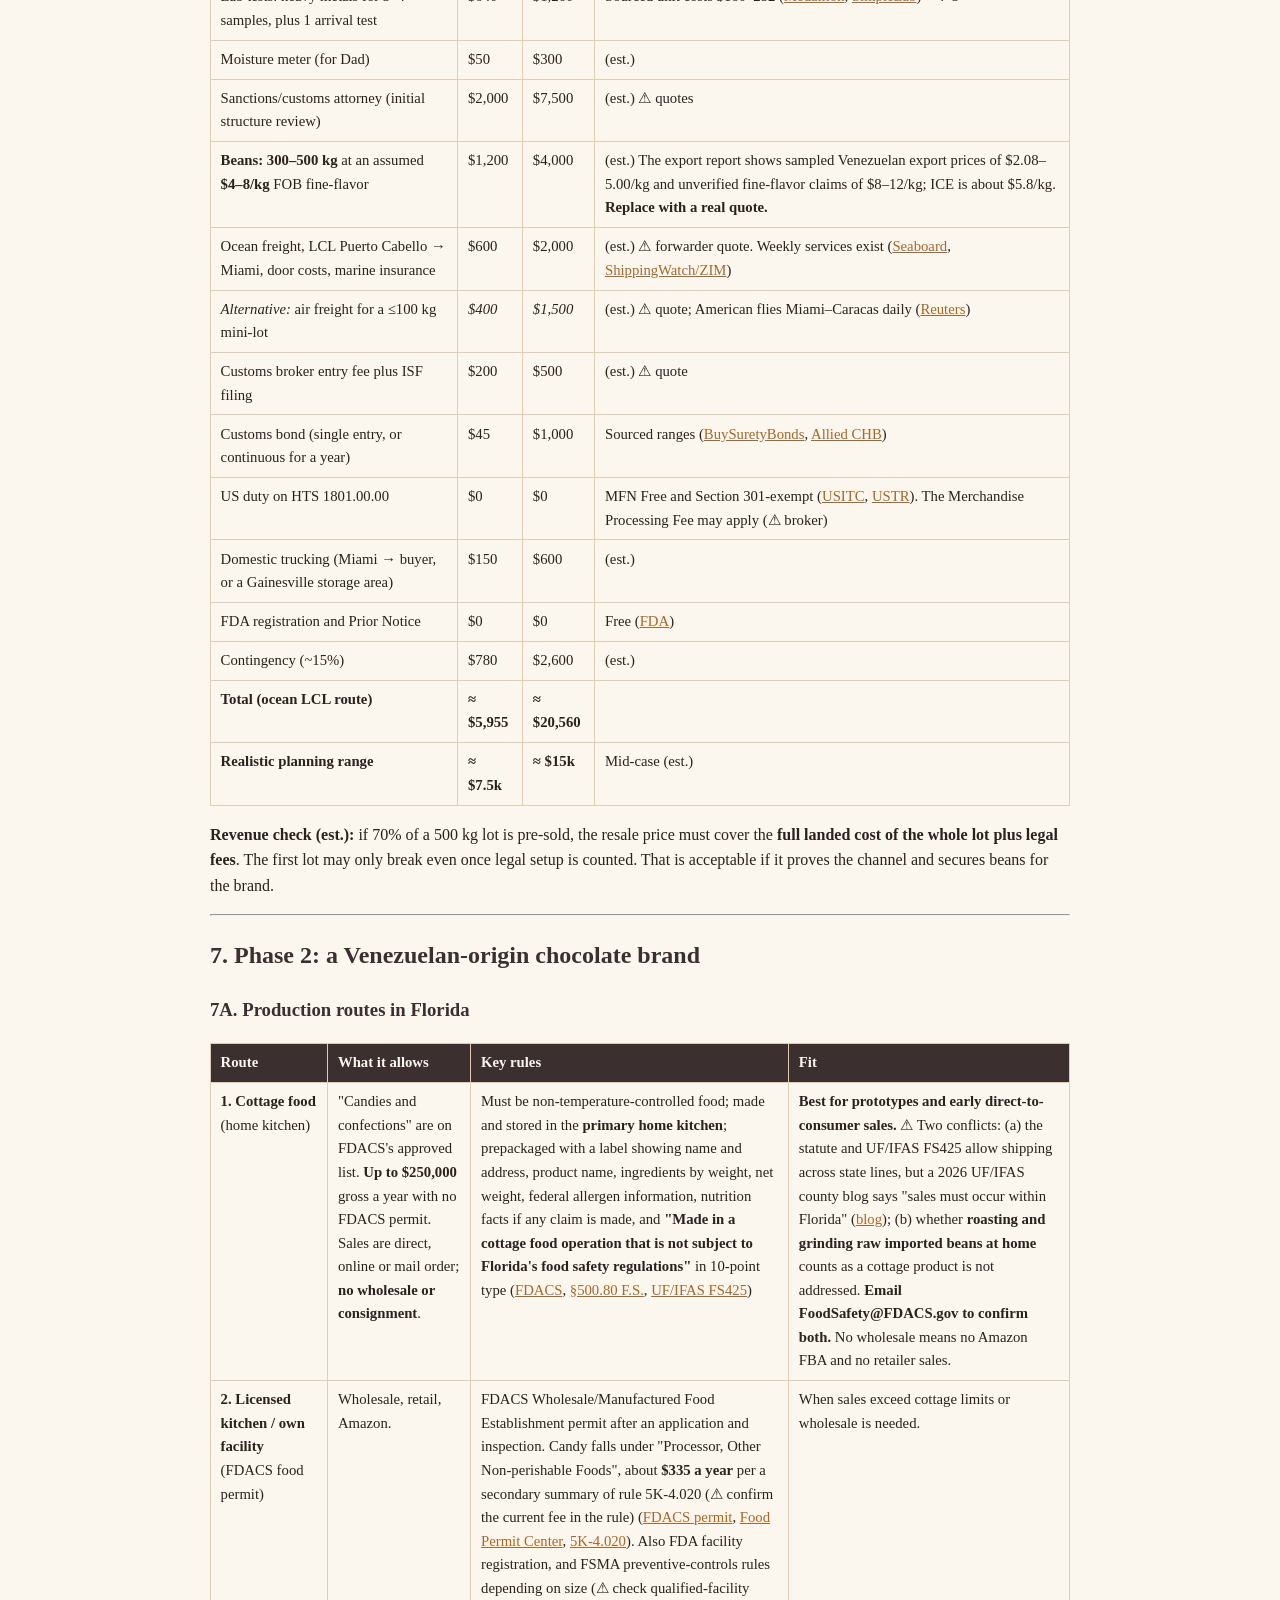
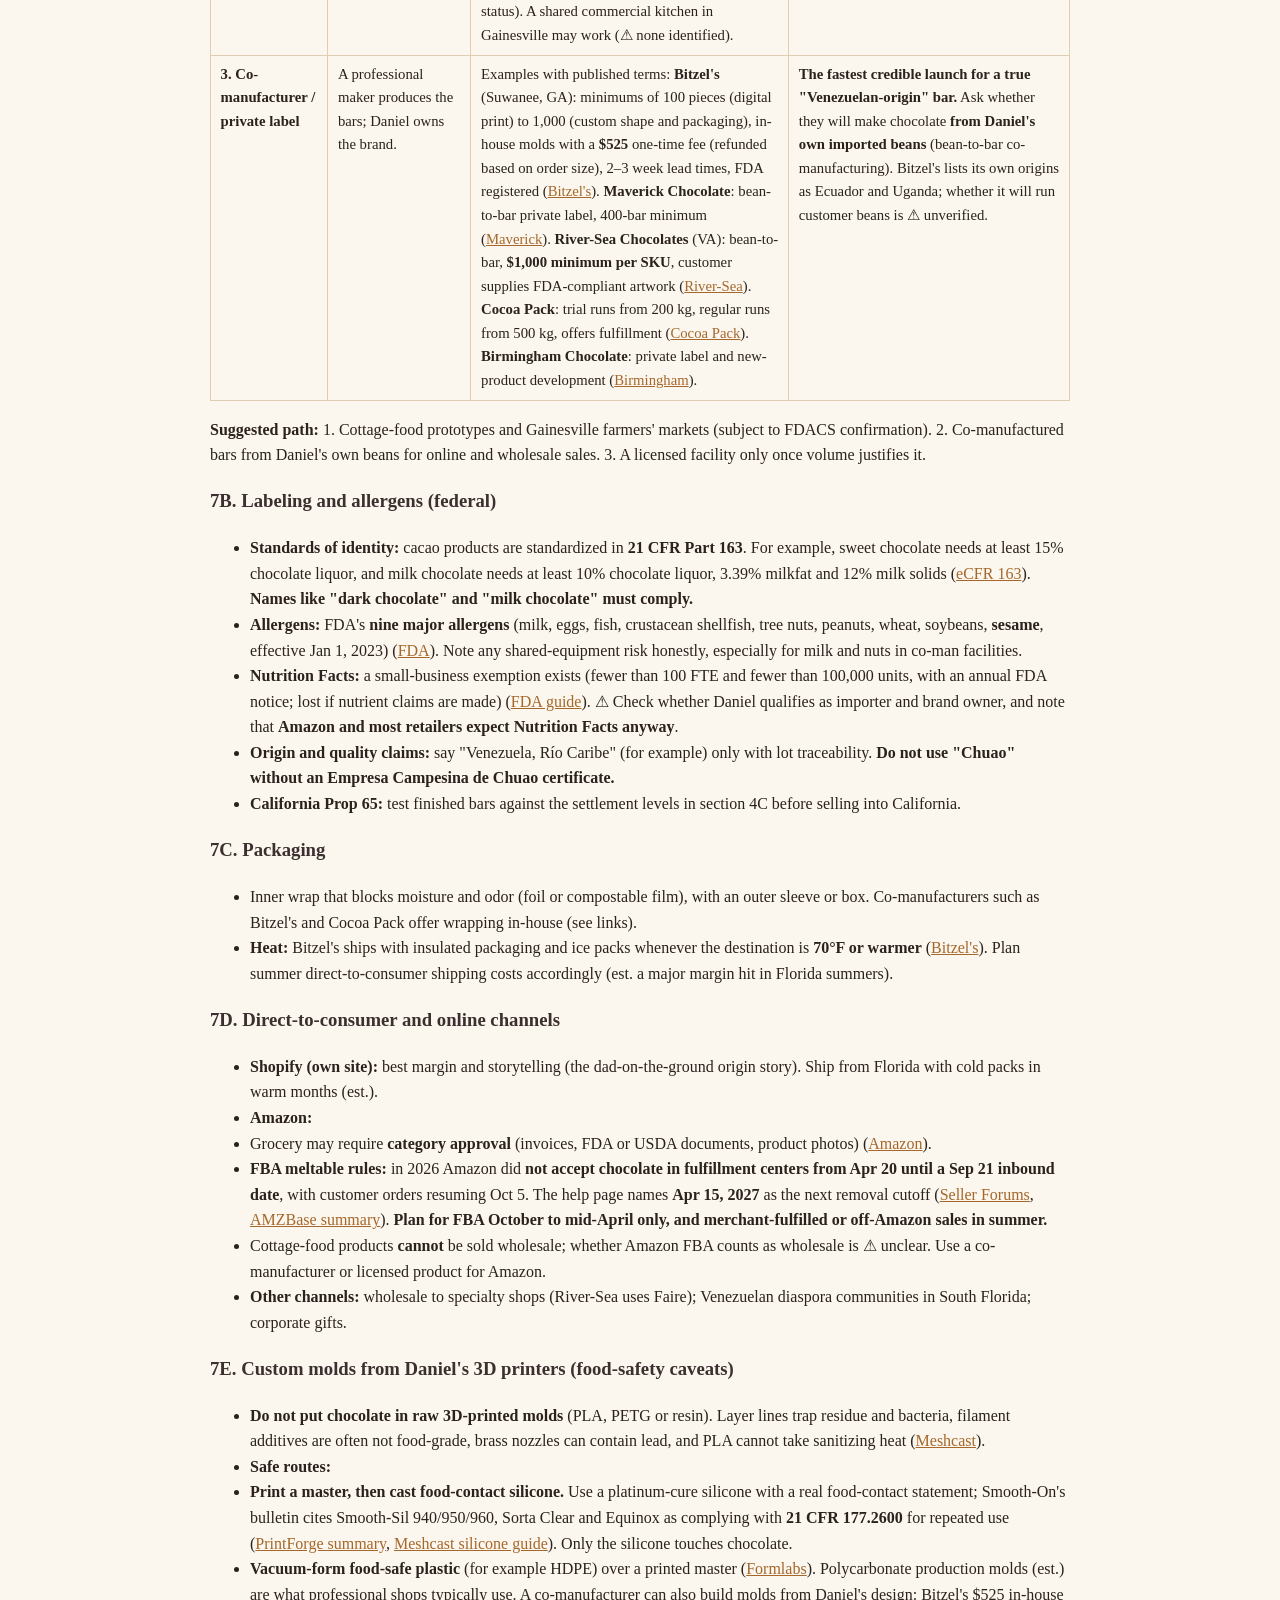
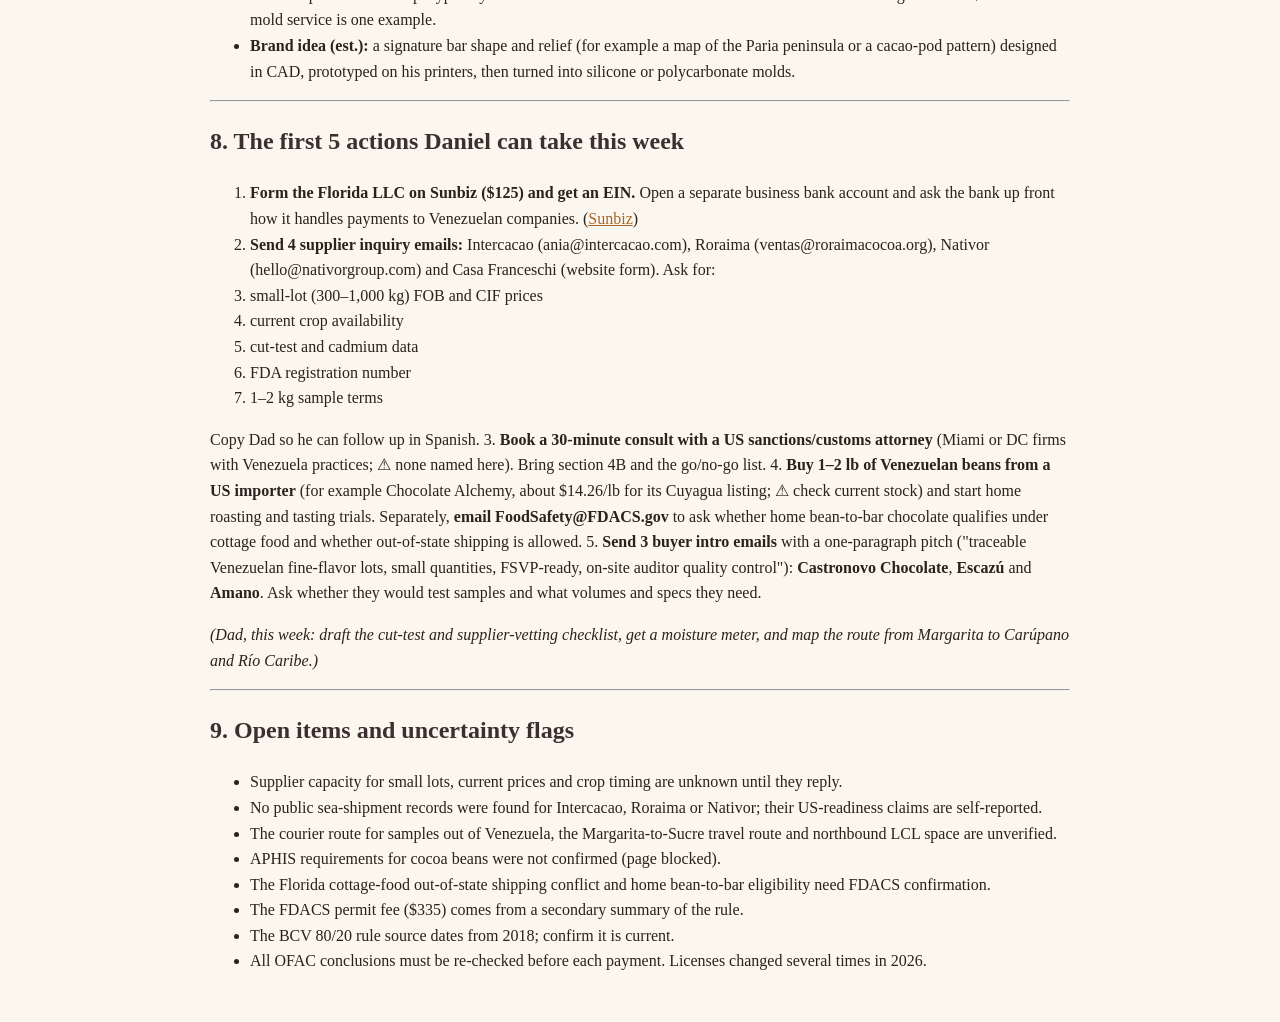
<file: plan.html>
<!doctype html><html lang="en"><head><meta name="robots" content="noindex"><meta charset="utf-8"><meta name="viewport" content="width=device-width,initial-scale=1"><title>Macanao Cacao — Plan de acción / Action Plan</title>
<style>body{font-family:Georgia,serif;max-width:860px;margin:0 auto;padding:2rem 1.2rem;line-height:1.6;color:#2b211d;background:#fbf6ee}h1,h2,h3{color:#3b2f2f}h1{border-bottom:3px solid #d79d57;padding-bottom:.4rem}a{color:#a5672a}table{border-collapse:collapse;width:100%;margin:1rem 0;font-size:.92rem;display:block;overflow-x:auto}th,td{border:1px solid #e0cdb4;padding:.45rem .6rem;text-align:left;vertical-align:top}th{background:#3b2f2f;color:#fbf6ee}code{background:#efe3d2;padding:0 .25rem}blockquote{border-left:4px solid #d79d57;margin:0;padding-left:1rem;color:#5a4a40}</style></head><body><p class="deck-link" style="background:#f6ecdc;border-left:4px solid #c8862a;padding:.6em 1em;border-radius:6px"><strong>Macanao Cacao deck:</strong> <a href="macanao-cacao-deck.pdf" target="_blank" rel="noopener">macanao-cacao-deck.pdf</a> · <a href="sell-sheet.pdf?v=6" target="_blank" rel="noopener">Sell sheet (PDF)</a> · <a href="./">Website</a></p>
<h1 id="cacao-action-plan-venezuelan-fine-flavor-beans-daniels-own-chocolate-brand">Cacao Action Plan: Venezuelan Fine-Flavor Beans → Daniel's Own Chocolate Brand</h1>
<p><em>Prepared Oct 20, 2026 (America/New_York). Builds on <a href="coconut-cacao-export.md"><code>coconut-cacao-export.md</code></a>. Read that report first for the price, tariff, sanctions and logistics background.</em></p>
<p><strong>Who does what</strong>
- <strong>Daniel</strong> (Gainesville, FL): US entity, buyers, compliance, brand.
- <strong>Dad</strong> (Margarita Island, retired ex-Deloitte audit partner): on-the-ground quality control, supplier vetting, books and controls.</p>
<p><strong>Two phases</strong>
- <strong>Phase 1 (now to ~6 months): bean import and sourcing.</strong> Prove one compliant, profitable lot. Build supplier relationships that also lock in supply for the brand.
- <strong>Phase 2 (~month 4 onward, overlapping): a Venezuelan-origin chocolate brand.</strong> Prototype with beans already in hand. Launch through a cottage-food or co-manufacturing route first, then a licensed facility if volume justifies it.</p>
<blockquote>
<p><strong>Sourcing rules for this document.</strong> Every company, person and figure here comes from a cited public source. Items marked <strong>(est.)</strong> are my planning assumptions, not data. Items marked <strong>⚠ unverified</strong> need confirmation by phone or email before anyone relies on them. Website claims (for example "FDA registered" or "exports to the US") are the companies' own statements unless a shipment record is cited. This is research, <strong>not legal advice</strong>.</p>
</blockquote>
<hr />
<h2 id="0-executive-summary">0. Executive summary</h2>
<ul>
<li><strong>Recommended starting model: a small importer of record with pre-sold beans</strong> (section 3).</li>
<li>Daniel's Florida LLC imports <strong>one 300–500 kg lot</strong> of fine-flavor beans that a US maker has already committed to buy, with part of the lot reserved for brand R&amp;D.</li>
<li>A pure broker model is lower risk but <strong>does not secure supply for the brand</strong>.</li>
<li>Brand R&amp;D can start right away using beans bought domestically from US importers already carrying Venezuelan origins, which needs no import paperwork.</li>
<li><strong>Top 3 suppliers to contact first:</strong></li>
<li><strong>Casa Franceschi / Cacao San José C.A.</strong> (Carúpano, Paria): sea-shipment records show regular US deliveries.</li>
<li><strong>Intercacao</strong> (Río Caribe and Sur del Lago processing centers, with a Miami office).</li>
<li><strong>Roraima Cocoa Trading</strong> (Caracas): says it has FDA registration and an FSVP in place, and offers FOB, CIF or US-warehouse delivery.</li>
<li><strong>Top 3 buyers to pitch:</strong></li>
<li><strong>Castronovo Chocolate</strong> (Stuart, FL): already makes Venezuelan Chuao and Patanemo bars.</li>
<li><strong>Escazú Chocolates</strong> (Raleigh, NC): co-owner is Venezuelan; publicly said it has had trouble getting Venezuelan beans into the US.</li>
<li><strong>Amano Chocolate</strong> (Utah): makes Ocumare and Cuyagua bars.</li>
<li><strong>Pilot budget:</strong> about <strong>US$7.5k–$15k (est.)</strong> for a 300–500 kg lot including legal, testing and freight. See section 6.</li>
<li><strong>Hard gate:</strong> <strong>no money is wired to Venezuela</strong> until a sanctions screen is clean, lab results pass, a US buyer's purchase order is signed and a sanctions attorney has signed off (section 5).</li>
</ul>
<hr />
<h2 id="1-venezuelan-sourcing-shortlist">1. Venezuelan sourcing shortlist</h2>
<p>Ordered by how directly each one fits a small US import. "US exports?" means there is evidence the company ships to the US. Shipment-record sites (ImportYeti, ImportGenius) are third-party data and may be incomplete.</p>
<h3 id="1a-sucre-paria-closest-cacao-region-to-margarita">1A. Sucre / Paria (closest cacao region to Margarita)</h3>
<table>
<thead>
<tr>
<th>#</th>
<th>Name</th>
<th>What they are</th>
<th>Public contact</th>
<th>US exports?</th>
</tr>
</thead>
<tbody>
<tr>
<td>1</td>
<td><strong>Casa Franceschi / Cacao San José C.A.</strong> (Hacienda San José, Carúpano)</td>
<td>Integrated sourcing and export firm "founded in 1830". Offers Río Caribe Superior and Río Caribe Corona (<a href="https://www.casafranceschi.com/">Casa Franceschi</a>, <a href="https://www.casafranceschi.com/en/our-offer/origins/venezuela/rio-caribe-superior">Río Caribe Superior</a>).</td>
<td>Website form; exporter address Av. Independencia Nro 64, Carúpano (<a href="https://www.importyeti.com/supplier/cacao-san-jose-c-a">ImportYeti</a>)</td>
<td><strong>Yes.</strong> ImportYeti lists 137 sea shipments, the latest on 08/07/2026, to Cargill, Barry Callebaut, Atlantic Cocoa, Olam, San José Trade (Key Biscayne) and others (<a href="https://www.importyeti.com/supplier/cacao-san-jose-c-a">ImportYeti</a>). Large-volume oriented, so ask about small or LCL lots. Its Miami partner <strong>San José Trading</strong> sells its beans in the US (section 2).</td>
</tr>
<tr>
<td>2</td>
<td><strong>Intercacao</strong> (Prosperi family)</td>
<td>Exporter with processing centers "Pintao" (La Concepción, Río Caribe) and "Tesoro" (Sur del Lago). Uses a "cacao grader" sensory method (<a href="https://intercacao.com/">Intercacao</a>).</td>
<td>800 Brickell Ave Ste 411A, Miami FL 33130; +1 (786) 905-2396; ania@intercacao.com (<a href="https://intercacao.com/">Intercacao</a>)</td>
<td>⚠ Not confirmed. No shipment records found. Its Miami office is a good sign.</td>
</tr>
<tr>
<td>3</td>
<td><strong>Chocolates Paria</strong></td>
<td>Maker of Río Caribe Superior single-origin chocolate in the Paria peninsula (<a href="https://chocolatesparia.com/pages/nosotros">Chocolates Paria</a>).</td>
<td>Website</td>
<td>⚠ Unknown. Better as a <strong>phase 2 partner or benchmark</strong> than a bean supplier.</td>
</tr>
</tbody>
</table>
<h3 id="1b-miranda-barlovento-carenero-superior">1B. Miranda / Barlovento (Carenero Superior)</h3>
<table>
<thead>
<tr>
<th>#</th>
<th>Name</th>
<th>What they are</th>
<th>Public contact</th>
<th>US exports?</th>
</tr>
</thead>
<tbody>
<tr>
<td>4</td>
<td><strong>Roraima Cocoa Trading</strong></td>
<td>Exporter sourcing in Bolívar plus "established suppliers in Sur del Lago, Carenero and Río Caribe". Its quote form offers "Barlovento Cocoa". Grades to COVENIN 50 and says its lots were "graded and passed by ICE Futures U.S.". Claims "FDA registration and FSVP in force" and offers FOB, CIF or certified-warehouse US delivery (<a href="https://www.roraimacocoa.org/en">Roraima</a>).</td>
<td>ventas@roraimacocoa.org; +58 212 551 1449; +58 414 269 4166; Boleíta Norte, Caracas</td>
<td>⚠ Says it serves the US; I found no shipment records.</td>
</tr>
<tr>
<td>5</td>
<td><strong>Nativor Group</strong></td>
<td>Exporter of Carenero Superior, Sur del Lago, Chuponal and Río Caribe. Claims 1,500 t of cacao a year from 100+ smallholder farms (<a href="https://nativorgroup.com/">Nativor</a>).</td>
<td>hello@nativorgroup.com</td>
<td>⚠ Says it has a commercial team "across Europe and the Americas"; no US shipment records found.</td>
</tr>
<tr>
<td>—</td>
<td><em>Barlovento cooperatives</em></td>
<td>I found <strong>no specific Barlovento cooperative that exports directly</strong>. <strong>Sigma Cacao</strong> is a government ministry project (<a href="https://mincomercionacional.gob.ve/?p=22795">MinComercio</a>), so it is <strong>state-linked; avoid</strong> (section 4). Chocolates El Rey works with Barlovento growers but is a chocolate maker, not a bean exporter (<a href="https://chocolateselrey.com/en/responsibility.html">El Rey</a>).</td>
<td>—</td>
<td>—</td>
</tr>
</tbody>
</table>
<h3 id="1c-aragua-coast-chuao-ocumare-cuyagua">1C. Aragua coast (Chuao, Ocumare, Cuyagua)</h3>
<table>
<thead>
<tr>
<th>#</th>
<th>Name</th>
<th>What they are</th>
<th>Public contact</th>
<th>US exports?</th>
</tr>
</thead>
<tbody>
<tr>
<td>6</td>
<td><strong>Chuao Trading</strong></td>
<td>Marketing and export channel for the <strong>Empresa Campesina de Chuao</strong>, the farmers' association that issues Chuao traceability certificates (<a href="https://chuaotrading.com/empresa-campesina-chuao/">Chuao Trading</a>; certificate mentioned by <a href="https://chokolabeantobar.com/pages/origins">Chokola</a>).</td>
<td>435 NE 71 St, Miami FL 33138; +1 (786) 425-7216 (<a href="https://chuaotrading.com/">Chuao Trading</a>)</td>
<td>Sells to Europe and Japan per its site. Chuao harvest is only about 20–25 t a year and is largely pre-sold (<a href="https://frescochocolate.com/blogs/news/chuao-venezuela-s-legendary-cocoa-village">Fresco</a>). <strong>Phase 2 "halo" lot only, not for the pilot.</strong></td>
</tr>
<tr>
<td>7</td>
<td><strong>Hacienda Campesina Cuyagua / Ocumare</strong> (via <em>Cacao Americas</em>, Andrés Avella)</td>
<td>Cuyagua cooperative plantation. Lots were sold direct-trade to Chocolate Alchemy in 2021 (<a href="https://shop.chocolatealchemy.com/products/venezuela-cuyagua">Chocolate Alchemy</a>).</td>
<td>Through Chocolate Alchemy; no direct contact published</td>
<td><strong>Yes, historically (2021).</strong> ⚠ Current availability unknown.</td>
</tr>
<tr>
<td>8</td>
<td><strong>Hacienda Luna Clara</strong> (Puerto Cabello area, Carabobo)</td>
<td>Cacao farm and chocolate producer (<a href="https://eldiario.com/2024/07/07/hacienda-luna-clara-parque-tematico-cacao-venezuela/">El Diario</a>). Supplies Escazú (<a href="https://www.thechocolateprofessor.com/blog/escazu-south-american-cacao-north-carolina">Chocolate Professor</a>). A US entity "Hacienda Luna Clara LLC" received 18,700 kg of beans from Venezuela Criollo Cocoa in Aug 2022 (<a href="https://www.importgenius.com/importers/hacienda-luna-clara-llc">ImportGenius</a>).</td>
<td>⚠ No direct contact found</td>
<td><strong>Yes</strong> (via its US LLC).</td>
</tr>
<tr>
<td>9</td>
<td><strong>Venezuela Criollo Cocoa C.A.</strong></td>
<td>Exporter. One recorded US shipment: 8,135 kg (160 sacks) from Puerto Cabello via Cartagena to Newark, arriving Jul 10, 2025, for Chocosol Traders (<a href="https://www.importgenius.com/suppliers/venezuela-criollo-cocoa-ca">ImportGenius</a>).</td>
<td>⚠ No contact found</td>
<td><strong>Yes</strong> (one shipment of roughly 8 t, a useful precedent for small lots).</td>
</tr>
</tbody>
</table>
<h3 id="1d-zulia-sur-del-lago-porcelana-guasare">1D. Zulia / Sur del Lago (Porcelana, Guasare)</h3>
<table>
<thead>
<tr>
<th>#</th>
<th>Name</th>
<th>Notes</th>
</tr>
</thead>
<tbody>
<tr>
<td>—</td>
<td><strong>Intercacao "Tesoro"</strong>, <strong>Nativor</strong>, <strong>Roraima</strong></td>
<td>All list Sur del Lago (see above). Intercacao lists Porcelana from Colón, Zulia at about 5 t a year, with 80% going to nurseries and 20% sold (<a href="https://intercacao.com/porcelana-zulia/">Intercacao</a>). <strong>Porcelana is scarce.</strong></td>
</tr>
<tr>
<td>—</td>
<td><strong>Altoprado Cocoa</strong></td>
<td>Reported to export certified Sur del Lago cacao (<a href="https://altopradococoa.com/">search result</a>). ⚠ Its website returned an error when I checked, so it is unverified.</td>
</tr>
<tr>
<td>—</td>
<td><strong>Commune-based producers</strong></td>
<td>A 2025 report says the Che Guevara commune could not yet export for lack of capital (<a href="https://www.compasinformativo.com/2025/10/sur-del-lago-lidera-la-produccion-en.html">Compás Informativo</a>, <a href="https://laceiba.lat/cacao-venezolano-la-soberania-alimentaria-se-construye-desde-la-comuna/">La Ceiba</a>). Communes may be state-linked, so screen carefully.</td>
</tr>
</tbody>
</table>
<p><strong>Benchmark, not a bean supplier:</strong> <strong>Chocolates El Rey</strong> (Barquisimeto) is Venezuela's best-known single-origin maker, working with growers in Paria, Barlovento, the Andes foothills and Sur del Lago (chocolates@chocolate.com.ve, +58 251 241 5056) (<a href="https://www.chocolateselrey.com/en/index.html">El Rey</a>). It is a possible <strong>phase 2 couverture supplier</strong> (⚠ US availability unverified).</p>
<p><strong>Dad's vetting checklist for each supplier:</strong>
- Company registry (RIF), VUCE and INSAI registrations
- Ownership: is it 50%+ owned by any government body?
- Bank and payment route
- Recent cut-test sheets
- Warehouse visit
- References from 2 past foreign buyers</p>
<hr />
<h2 id="2-us-buyer-shortlist">2. US buyer shortlist</h2>
<h3 id="2a-craft-makers-using-or-seeking-venezuelan-beans">2A. Craft makers using or seeking Venezuelan beans</h3>
<table>
<thead>
<tr>
<th>Buyer</th>
<th>Location</th>
<th>Evidence</th>
<th>Website</th>
</tr>
</thead>
<tbody>
<tr>
<td><strong>Castronovo Chocolate</strong> ⭐ Florida</td>
<td>Stuart, FL</td>
<td>Bean-to-bar. Venezuelan bars include <strong>Chuao 72%, Patanemo 70%, Amazonas 72%</strong> (<a href="https://www.ceder.net/chocolate/view.php?FindMakerId=337">Ceder list</a>).</td>
<td><a href="https://www.castronovochocolate.com/pages/bean-to-bar">castronovochocolate.com</a></td>
</tr>
<tr>
<td><strong>Escazú Chocolates</strong></td>
<td>Raleigh, NC</td>
<td>Co-owner Danielle Centeno is Venezuelan. Sourced from the Franceschi family, but "the family has had a hard time bringing cacao to the US", so it now works with Hacienda Luna Clara (<a href="https://www.thechocolateprofessor.com/blog/escazu-south-american-cacao-north-carolina">Chocolate Professor</a>). <strong>A stated pain point that Daniel can solve.</strong></td>
<td>⚠ Use the article; the company URL was not verified</td>
</tr>
<tr>
<td><strong>Amano Chocolate</strong></td>
<td>Utah</td>
<td><strong>Ocumare Village</strong> milk and <strong>Cuyagua</strong> dark bars (<a href="https://amanochocolate.com/our-passion/">Amano</a>, <a href="https://amanochocolate.com/product/cuyagua-venezuela-70-dark-chocolate-bar/">Cuyagua bar</a>).</td>
<td><a href="https://amanochocolate.com/">amanochocolate.com</a></td>
</tr>
<tr>
<td><strong>Cao Chocolates</strong> ⭐ Florida roots</td>
<td>Founded in Miami (2009) by Venezuelans Ricardo Trillos and Anelith Ortega. The site now lists a <strong>PO Box in Alpharetta, GA</strong> ⚠, so the current location is unclear.</td>
<td>Venezuela 70% Criollo Porcelana and 73% Venezuelan bars (<a href="https://www.ceder.net/chocolate/view.php?FindMakerId=475">Ceder</a>, <a href="https://www.caochocolates.com/">Cao</a>)</td>
<td><a href="https://www.caochocolates.com/">caochocolates.com</a> · info@caochocolates.com</td>
</tr>
<tr>
<td><strong>Fresco Chocolate</strong></td>
<td>⚠ Location not verified</td>
<td>Has worked with Chuao three times since 2010; made 2020-harvest bars (<a href="https://frescochocolate.com/blogs/news/chuao-venezuela-s-legendary-cocoa-village">Fresco</a>)</td>
<td><a href="https://frescochocolate.com/">frescochocolate.com</a></td>
</tr>
<tr>
<td><strong>Chokola Bean to Bar</strong></td>
<td>⚠ Location not verified</td>
<td>Chuao bar with an Empresa Campesina de Chuao certificate (<a href="https://chokolabeantobar.com/pages/origins">Chokola</a>)</td>
<td><a href="https://chokolabeantobar.com/">chokolabeantobar.com</a></td>
</tr>
<tr>
<td><strong>Exquisito Chocolates</strong> ⭐ Florida</td>
<td>Miami (Little Havana)</td>
<td>Bean-to-bar. Listed origins are other Latin American and Caribbean countries, <strong>not Venezuela</strong>, so this is a prospect, not a current user (<a href="https://www.exquisitochocolates.com/pages/our-origins">Exquisito</a>).</td>
<td>info@exquisitochocolates.com, 786-558-4580</td>
</tr>
<tr>
<td><strong>Sandhill Chocolate</strong> ⭐ Florida</td>
<td>Orlando</td>
<td>Bean-to-bar (<a href="https://www.sandhillchocolate.com/">Sandhill</a>). No Venezuelan origin found, so a prospect only.</td>
<td>sandhillchocolate.com</td>
</tr>
<tr>
<td><em>5150 Chocolate Co.</em> ⭐ Florida</td>
<td>Delray Beach</td>
<td>Listed as single-origin bean-to-bar in a directory search (<a href="https://www.craftchocolatemap.com/directory?specialty=bean-to-bar">Craft Chocolate Map</a>). ⚠ Unverified.</td>
<td>—</td>
</tr>
</tbody>
</table>
<h3 id="2b-specialty-importers-and-brokers-possible-buyers-or-competitors">2B. Specialty importers and brokers (possible buyers or competitors)</h3>
<table>
<thead>
<tr>
<th>Firm</th>
<th>Venezuela link</th>
<th>Website</th>
</tr>
</thead>
<tbody>
<tr>
<td><strong>San José Trading</strong> (Miami, since 2011)</td>
<td>Imports Venezuelan beans, cocoa butter and liquor "through Casa Franceschi"; says it is an FDA-registered importer (<a href="https://sanjosetrading.net/">SJT</a>). <strong>Both a competitor and a possible wholesale source for brand R&amp;D.</strong></td>
<td>sanjosetrading.net</td>
</tr>
<tr>
<td><strong>Chocolate Alchemy</strong> (Eugene, OR)</td>
<td>Sold Venezuelan Ocumare and Cuyagua 2021 direct-trade lots, retail and wholesale (<a href="https://chocolatealchemy.com/blog/2022/5/11/new-venezuela-ocumare-and-cuyagua">CA blog</a>). Also sells small retail bags, useful for R&amp;D.</td>
<td>chocolatealchemy.com</td>
</tr>
<tr>
<td><strong>Chuao Trading</strong> (Miami)</td>
<td>See supplier #6.</td>
<td>chuaotrading.com</td>
</tr>
<tr>
<td><strong>Uncommon Cacao</strong> (Arvada, CO)</td>
<td>Large specialty importer for craft makers; <strong>no Venezuelan origin listed</strong> (<a href="https://www.uncommoncacao.com/">Uncommon</a>). Pitch it as a possible new origin.</td>
<td>hello@uncommoncacao.com</td>
</tr>
<tr>
<td><strong>Meridian Cacao Co.</strong> (Portland, OR)</td>
<td>Direct-trade importer and distributor (<a href="https://meridiancacao.com/pages/trade-standards">Meridian</a>); no Venezuelan listing found. Prospect only.</td>
<td>meridiancacao.com</td>
</tr>
</tbody>
</table>
<p><strong>Pitch angle:</strong> "Traceable Venezuelan fine-flavor lots, small quantities, FSVP-ready documentation and an on-the-ground auditor doing quality control." Escazú's documented sourcing difficulty shows the gap is real.</p>
<hr />
<h2 id="3-business-models-compared">3. Business models compared</h2>
<table>
<thead>
<tr>
<th></th>
<th><strong>A. Broker / agent</strong> (no inventory)</th>
<th><strong>B. Importer of record</strong> (small lots)</th>
<th><strong>C. Own brand</strong> (bars, nibs)</th>
</tr>
</thead>
<tbody>
<tr>
<td>What you do</td>
<td>Introduce suppliers to US makers and coordinate samples and quality control; earn a commission</td>
<td>Buy FOB or CIF, clear US customs as importer, resell beans to makers and keep some</td>
<td>Turn beans into bars or nibs under Daniel's brand</td>
</tr>
<tr>
<td>Capital at risk</td>
<td>Lowest (samples, travel, legal)</td>
<td>Medium (lot cost plus freight)</td>
<td>Highest (equipment or co-man runs, packaging, inventory)</td>
</tr>
<tr>
<td>Compliance burden</td>
<td>Low (no FSVP if not importer); still sanctions screening</td>
<td><strong>Full:</strong> FSVP, prior notice, bond, broker, FDA registration if storing</td>
<td>B's burden plus food permit or cottage rules, labeling, product liability</td>
</tr>
<tr>
<td>Margin</td>
<td>Commission (⚠ % not verified; negotiable)</td>
<td>Spread between landed cost and resale (see the export report, section 8)</td>
<td>Highest per kg, slowest to scale</td>
</tr>
<tr>
<td><strong>Secures supply for the brand?</strong></td>
<td><strong>No</strong></td>
<td><strong>Yes</strong></td>
<td>Yes, if B is in place</td>
</tr>
<tr>
<td>Fit with Dad</td>
<td>Good</td>
<td><strong>Best:</strong> QC, books and supplier audit are core to B</td>
<td>Good (cost accounting, controls)</td>
</tr>
</tbody>
</table>
<p><strong>Recommendation: start with B (importer of record), pre-sold and small, and use A tactics to line up buyers. Run C as low-cost R&amp;D in parallel.</strong>
- Securing supply is the strategic point of phase 1. A broker only owns relationships; an importer owns the lot, the documents and the FSVP know-how the brand will need.
- Keep the first lot small (300–500 kg) and <strong>at least 60–70% pre-sold (est.)</strong> under a signed purchase order before wiring money.
- Reserve 25–50 kg for brand R&amp;D. Before then, prototype with domestically bought Venezuelan beans from San José Trading or Chocolate Alchemy. That needs no FSVP, because they are the importer.</p>
<hr />
<h2 id="4-legal-and-compliance-setup-in-order">4. Legal and compliance setup, in order</h2>
<h3 id="4a-united-states-daniel">4A. United States (Daniel)</h3>
<table>
<thead>
<tr>
<th>Step</th>
<th>What</th>
<th>Source / cost</th>
</tr>
</thead>
<tbody>
<tr>
<td>1</td>
<td><strong>Florida LLC</strong> (Sunbiz): Articles of Organization $100 plus registered agent $25 = <strong>$125</strong>. Annual report <strong>$138.75</strong>, due Jan 1–May 1 ($400 late fee). Get an EIN.</td>
<td><a href="https://dos.fl.gov/sunbiz/forms/fees/llc-fees/">FL DOS</a>, <a href="https://dos.fl.gov/sunbiz/manage-business/efile/annual-report">annual report</a></td>
</tr>
<tr>
<td>2</td>
<td><strong>Sanctions attorney (engage before any supplier deposit).</strong> Have them review the structure, payment route, supplier screening and the Venezuelan exporter's government interactions (state cacao body registration, 20% foreign-exchange sale to the central bank).</td>
<td>Cost (est.): $2k–7.5k for an initial review. ⚠ Get quotes.</td>
</tr>
<tr>
<td>3</td>
<td><strong>OFAC screening procedure.</strong> Screen every counterparty (exporter, owners, bank, forwarder, warehouse) on the <a href="https://www.trade.gov/venezuela-faq">Consolidated Screening List</a> and the SDN list, and apply the <strong>50% rule</strong>. Keep dated screenshots. Re-screen before each payment. Avoid the Government of Venezuela, PdVSA, state banks and entities 50%+ owned by them.</td>
<td><a href="https://www.trade.gov/venezuela-faq">Commerce/ITA Venezuela FAQ</a>, <a href="https://ofac.treasury.gov/sanctions-programs-and-country-information/venezuela-related-sanctions">OFAC Venezuela</a></td>
</tr>
<tr>
<td>4</td>
<td><strong>Customs broker plus customs bond.</strong> Formal entries over $2,500 need a bond. A $50k continuous bond typically costs about <strong>$350–1,000 a year</strong>; a single-entry bond about <strong>$45–120</strong>. An ISF bond (about $55–75) applies if there is no continuous bond.</td>
<td><a href="https://www.cbp.gov/trade/basic-import-export/e-commerce/faqs">CBP FAQ</a>; costs from <a href="https://buysuretybonds.com/customs-bonds/cost/">BuySuretyBonds</a> and <a href="https://alliedchb.com/tools/customs-bond-calculator">Allied CHB</a> (secondary)</td>
</tr>
<tr>
<td>5</td>
<td><strong>ISF 10+2</strong> for ocean shipments, filed before loading at the foreign port.</td>
<td><a href="https://www.cbp.gov/border-security/ports-entry/cargo-security/importer-security-filing-102">CBP ISF</a></td>
</tr>
<tr>
<td>6</td>
<td><strong>DUNS number</strong> (required for FSVP entry identification) and a <strong>written FSVP plan</strong>: hazard analysis covering heavy metals, mycotoxins, pesticides, foreign matter and Salmonella risk if beans are sold raw (est.); supplier evaluation; verification such as a third-party lab or an onsite audit by Dad; corrective actions; records.</td>
<td><a href="https://www.fda.gov/food/food-safety-modernization-act-fsma/final-rule-foreign-supplier-verification-programs-fsvp-glance">FDA FSVP</a></td>
</tr>
<tr>
<td>7</td>
<td><strong>FDA food facility registration:</strong> the <strong>Venezuelan exporter's</strong> facility must be registered (with a US agent). Daniel's LLC needs its own registration only if it will <strong>hold or store</strong> food in the US. FDA registration is <strong>free</strong>.</td>
<td><a href="https://www.fda.gov/food/guidance-regulation-food-and-dietary-supplements/registration-food-facilities-and-other-submissions">FDA registration</a></td>
</tr>
<tr>
<td>8</td>
<td><strong>FDA Prior Notice</strong> for every shipment (at least 8 h before arrival by sea, 4 h by air). Free; usually filed by the broker.</td>
<td><a href="https://www.fda.gov/industry/fda-import-process/prior-notice-imported-foods">FDA Prior Notice</a></td>
</tr>
<tr>
<td>9</td>
<td><strong>HTS and tariffs.</strong> Beans <strong>1801.00.00</strong> (.10 certified organic / .90 other): MFN <strong>Free</strong>, and <strong>exempt</strong> from the 12.5% Section 301 tariff on Venezuela (Annex II Part A). Nibs typically classify under 1801 too (⚠ confirm with the broker). Cocoa butter 1804 is Free and exempt. Chocolate 1806 is <strong>not</strong> exempt (12.5% plus MFN).</td>
<td><a href="https://hts.usitc.gov/">USITC HTS</a>, <a href="https://ustr.gov/sites/default/files/files/Press/Releases/2026/FLIP%20301%20Investigation%20Final%20Action%20FRN%207-23-26%20FINAL.pdf">USTR notice</a>; details in the <a href="coconut-cacao-export.md">export report §5.2</a></td>
</tr>
<tr>
<td>10</td>
<td><strong>USDA / APHIS.</strong> Check Venezuela-origin cocoa-bean entry conditions in APHIS ACIR and ask the broker whether a phytosanitary certificate or permit is needed for fermented dried beans. ⚠ The APHIS page blocked automated access, so this is unverified.</td>
<td><a href="https://www.aphis.usda.gov/plant-imports/how-to-import">APHIS how to import</a></td>
</tr>
<tr>
<td>11</td>
<td><strong>Organic: skip for the pilot.</strong> If needed later: an electronic NOP Import Certificate for each shipment, and the importer generally must be certified (rule effective Mar 19, 2024).</td>
<td><a href="https://www.ams.usda.gov/rules-regulations/strengthening-organic-enforcement/faq">USDA AMS SOE FAQ</a></td>
</tr>
<tr>
<td>12</td>
<td><strong>Insurance:</strong> marine cargo (est. 0.3–1% of cargo value ⚠ quote) and product liability before reselling or making food.</td>
<td>(est.)</td>
</tr>
</tbody>
</table>
<h3 id="4b-venezuela-exporters-obligations-dad-verifies-them">4B. Venezuela (exporter's obligations; Dad verifies them)</h3>
<p>The <strong>Venezuelan exporter of record should be an established, registered company, not Daniel or Dad personally</strong>, unless the sanctions attorney approves otherwise.</p>
<ol>
<li><strong>Exporter registrations:</strong> RIF; <strong>VUCE</strong> (single export window); <strong>BCV</strong> foreign-exchange registration and export declaration (<a href="https://avex.com.ve/como-exporar/regimen-cambiario/">AVEX</a>). Also INSAI registrations (SIGESAI/RUNSAI) and a phytosanitary <strong>movement permit</strong> (<a href="https://www.insai.gob.ve/storage/app/public/archivos/Procesos%20Fitosanitarios%20para%20la%20Exportaci%C3%B3n%20de%20Productos%20de%20Origen%20Vegetal.pdf">INSAI</a>).</li>
<li><strong>State cacao body:</strong> INSAI's list includes registration with the <strong>Corporación Socialista del Cacao Venezolano</strong>. A secondary post also mentions SUNAGRO and the anti-drug command (<a href="https://es.linkedin.com/posts/cjdelgadomarin_cacao-venezuela-exportaciones-activity-7295086698441449473-AOlE">LinkedIn post</a>, ⚠ secondary). The corporation is a <strong>government body</strong>, so a US person must not be the party dealing with it beyond what OFAC GL 35 permits (fees, permits, registrations, with USD-payment reporting) (<a href="https://www.federalregister.gov/documents/2023/04/04/2023-06967/publication-of-venezuela-sanctions-regulations-web-general-licenses-32-33-34-34a-and-35">GL 35</a>). Another reason to use an established exporter.</li>
<li><strong>INSAI phytosanitary certificate:</strong> request inspection <strong>48 h in advance</strong> with a request letter, sworn statement, lab or fumigation results, commercial invoice, fee receipt, booking or B/L and the <strong>DUA</strong>. The certificate is issued after inspection (<a href="https://www.insai.gob.ve/storage/app/public/archivos/Procesos%20Fitosanitarios%20para%20la%20Exportaci%C3%B3n%20de%20Productos%20de%20Origen%20Vegetal.pdf">INSAI</a>).</li>
<li><strong>Customs (SENIAT):</strong> DUA through SIDUNEA. Simplified document rules since Sep 14, 2026 (<a href="https://noticierodigital.com/2026/09/nuevas-reglas-del-seniat-simplifican-tramites-para-importadores-y-exportadores/">Noticiero Digital</a>).</li>
<li><strong>Foreign-exchange rule:</strong> the exporter keeps 80% and sells 20% to the BCV within 5 days, under Convenio Cambiario No. 1 of 2018 (<a href="https://avex.com.ve/como-exporar/regimen-cambiario/">AVEX</a>). ⚠ Confirm it still applies.</li>
</ol>
<h3 id="4c-quality-grading-and-lab-tests-dads-core-role">4C. Quality grading and lab tests (Dad's core role)</h3>
<ul>
<li><strong>Standard:</strong> Venezuela grades beans under <strong>COVENIN 50</strong> using a cut test that checks fermentation and defects (moldy, slaty, insect-damaged, germinated, flat). <strong>F1</strong> means better fermentation and fewer defects; <strong>F2</strong> is the lower grade (<a href="https://www.purochocolate.life/que-diferencias-hay-entre-un-grano-de-cacao-f1-y-uno-f2/">Puro Chocolate</a>, <a href="https://faolex.fao.org/docs/pdf/ven235350.pdf">Gaceta 6.695 via FAOLEX</a>). Roraima says it grades all lots to COVENIN 50 (<a href="https://www.roraimacocoa.org/en">Roraima</a>). <strong>Target F1 for craft buyers.</strong></li>
<li><strong>Moisture:</strong> a secondary summary of COVENIN puts the maximum at <strong>8%</strong>; many buyers want about 7% (⚠ confirm against the standard and the buyer's spec).</li>
<li><strong>Dad's on-site checks:</strong> an independent cut test on 100+ beans per lot (est. method); a moisture meter; a smell check for smoky or moldy off-notes; matching bag counts and weights to the paperwork; photos and seal numbers.</li>
<li><strong>US lab tests (pre-shipment sample, plus arrival sample if buyers want one):</strong></li>
<li><strong>Heavy metals (As, Cd, Pb, Hg):</strong> about $160–164 at Medallion Labs, or $75 each for Cd or Pb alone (<a href="https://www.medallionlabs.com/tests/heavy-metals-package/">Medallion</a>). Other labs quote $190–252 (<a href="https://iasamerica.com/industries/food-beverage-testing">IAS</a>, <a href="https://gosimplelab.com/blog/lab-testing-for-small-batch-producers">SimpleLab</a>).</li>
<li><strong>Also consider:</strong> ochratoxin A, pesticide residues and Salmonella (⚠ prices not gathered).</li>
<li><strong>Why cadmium matters for the brand:</strong> California Prop 65 chocolate settlement levels. For products at or below 65% cacao, warnings are triggered above <strong>0.100 ppm lead / 0.400 ppm cadmium</strong>; for 65–95% cacao, <strong>0.150 / 0.450 ppm</strong> (<a href="https://grimaldilawoffices.com/proposition-65-settlement-may-establish-new-industry-standard-lead-cadmium-chocolate/">Grimaldi Law summary</a>, <a href="https://oag.ca.gov/system/files/prop65/settlements/2017-01948S6246.pdf">CA AG consent judgment</a>). Test beans before buying a lot. Casa Franceschi's shipment records mention "Low Cadmium" lots (<a href="https://www.importyeti.com/supplier/cacao-san-jose-c-a">ImportYeti</a>).</li>
</ul>
<hr />
<h2 id="5-90-day-timeline-week-1-oct-2127-2026">5. 90-day timeline (week 1 = Oct 21–27, 2026)</h2>
<p><strong>Owners:</strong> <strong>D</strong> = Daniel, <strong>P</strong> = Dad (Papá).</p>
<table>
<thead>
<tr>
<th>Week</th>
<th>Dates</th>
<th>Milestone</th>
<th>Owner</th>
</tr>
</thead>
<tbody>
<tr>
<td>1</td>
<td>Oct 21–27</td>
<td>Form the Florida LLC, get an EIN and open a US business bank account. Email suppliers 1, 2, 4 and 6 requesting spec sheets, small-lot pricing (300–1,000 kg) and sample availability. Order 1–2 lb of Venezuelan beans domestically for R&amp;D.</td>
<td>D</td>
</tr>
<tr>
<td>1</td>
<td>—</td>
<td>Draft a supplier vetting checklist and a cut-test protocol; source a moisture meter.</td>
<td>P</td>
</tr>
<tr>
<td>2</td>
<td>Oct 28–Nov 3</td>
<td>Book calls with 2–3 sanctions/customs attorneys and pick one. Call 2 customs brokers (Miami or Jacksonville) for quotes.</td>
<td>D</td>
</tr>
<tr>
<td>2</td>
<td>—</td>
<td>Phone and video calls with suppliers; collect RIF, VUCE, INSAI and FDA registration evidence plus ownership information.</td>
<td>P</td>
</tr>
<tr>
<td>3</td>
<td>Nov 4–10</td>
<td>First OFAC/CSL screen of all candidates. Pitch emails to Castronovo, Escazú, Amano, Cao, San José Trading and Uncommon Cacao.</td>
<td>D</td>
</tr>
<tr>
<td>3–4</td>
<td>Nov 4–17</td>
<td>Visit the closest supplier's warehouse or processing center (Paria/Carúpano). ⚠ Margarita-to-Sucre travel logistics to confirm locally. Independent cut test.</td>
<td>P</td>
</tr>
<tr>
<td>4</td>
<td>Nov 11–17</td>
<td>Receive 1–2 kg samples per origin by courier (⚠ courier service from Venezuela unverified; the exporter may need to ship). Send samples to a US lab (heavy metals) and to interested makers.</td>
<td>D</td>
</tr>
<tr>
<td>5</td>
<td>Nov 18–24</td>
<td>Attorney delivers the structure memo: exporter of record, payment route, GL 35 points, BCV 20% issue. Draft the FSVP plan.</td>
<td>D</td>
</tr>
<tr>
<td>6</td>
<td>Nov 25–Dec 1</td>
<td>Lab results back (about 5–9 business days). Maker feedback. Shortlist one origin and supplier.</td>
<td>D + P</td>
</tr>
<tr>
<td>7</td>
<td>Dec 2–8</td>
<td>Negotiate the term sheet: price per kg, Incoterm (FOB Puerto Cabello or CIF Miami), quality rejection clause, payment in tranches. Get a signed <strong>PO or LOI</strong> from a US buyer for 60–70% of the lot.</td>
<td>D</td>
</tr>
<tr>
<td>7</td>
<td>—</td>
<td>Pre-shipment audit of the specific lot: cut test, moisture, bag tags, photos.</td>
<td>P</td>
</tr>
<tr>
<td><strong>8</strong></td>
<td><strong>Dec 9–15</strong></td>
<td><strong>GO / NO-GO GATE</strong> (criteria below).</td>
<td><strong>D + P + attorney</strong></td>
</tr>
<tr>
<td>9</td>
<td>Dec 16–22</td>
<td>If GO: pay deposit tranche 1, book freight (LCL or 20' container), and the exporter starts INSAI, DUA and BCV steps. File the customs bond.</td>
<td>D, P</td>
</tr>
<tr>
<td>10</td>
<td>Dec 23–29</td>
<td>INSAI inspection and phytosanitary certificate; Dad witnesses loading and records seal numbers. ISF filed before loading.</td>
<td>P, D (broker)</td>
</tr>
<tr>
<td>11</td>
<td>Dec 30–Jan 5</td>
<td>Vessel departs (about 9–11 days transit Puerto Cabello–Miami per published schedules; ⚠ confirm northbound). Prior notice filed.</td>
<td>D (broker)</td>
</tr>
<tr>
<td>12</td>
<td>Jan 6–12</td>
<td>Arrival, customs and FDA release, delivery to buyer or warehouse; arrival lab sample if needed. Pay final tranche on release (est.).</td>
<td>D</td>
</tr>
<tr>
<td>13</td>
<td>Jan 13–19</td>
<td>Post-mortem. Dad reconciles landed cost against plan; decide on lot 2 and the phase 2 timeline.</td>
<td>P + D</td>
</tr>
</tbody>
</table>
<p><strong>Go/no-go gate (week 8). All must be "yes" before any wire:</strong>
1. ☐ Supplier, owners, bank and forwarder screened clean (SDN/CSL plus the 50% rule), with records kept.
2. ☐ The sanctions attorney has approved the written structure, including how state-body registrations and the BCV 20% are handled by the <strong>Venezuelan exporter</strong>, not by Daniel.
3. ☐ The supplier shows a valid FDA facility registration and INSAI and VUCE registrations.
4. ☐ Lab results for that lot's sample are within the buyer's spec (and Prop 65 thresholds if the beans are for California-bound chocolate).
5. ☐ Dad's cut test confirms F1-type fermentation and moisture within spec.
6. ☐ A signed US purchase order or LOI covers at least 60–70% of the lot at a price that clears the landed-cost model with margin.
7. ☐ Payment is in tranches (for example 30% deposit and 70% against documents or on release), never 100% upfront (est. structure).
8. ☐ Broker, bond and FSVP plan are in place, and the Prior Notice and ISF process is confirmed.
<strong>Any "no" means no wire.</strong> Fix it or walk away.</p>
<hr />
<h2 id="6-pilot-budget-one-lot-of-300500-kg">6. Pilot budget (one lot of 300–500 kg)</h2>
<table>
<thead>
<tr>
<th>Item</th>
<th>Low</th>
<th>High</th>
<th>Basis</th>
</tr>
</thead>
<tbody>
<tr>
<td>Florida LLC formation</td>
<td>$125</td>
<td>$125</td>
<td>Sourced (<a href="https://dos.fl.gov/sunbiz/forms/fees/llc-fees/">FL DOS</a>)</td>
</tr>
<tr>
<td>R&amp;D beans bought in the US (1–5 lb)</td>
<td>$15</td>
<td>$75</td>
<td>Chocolate Alchemy listed <strong>$14.26/lb</strong> for Cuyagua (<a href="https://shop.chocolatealchemy.com/products/venezuela-cuyagua">CA</a>); range is (est.)</td>
</tr>
<tr>
<td>Samples from Venezuela (courier, 3–4 origins)</td>
<td>$150</td>
<td>$600</td>
<td>(est.) ⚠ courier quote needed</td>
</tr>
<tr>
<td>Lab tests: heavy metals for 3–4 samples, plus 1 arrival test</td>
<td>$640</td>
<td>$1,260</td>
<td>Sourced unit costs $160–252 (<a href="https://www.medallionlabs.com/tests/heavy-metals-package/">Medallion</a>, <a href="https://gosimplelab.com/blog/lab-testing-for-small-batch-producers">SimpleLab</a>) × 4–5</td>
</tr>
<tr>
<td>Moisture meter (for Dad)</td>
<td>$50</td>
<td>$300</td>
<td>(est.)</td>
</tr>
<tr>
<td>Sanctions/customs attorney (initial structure review)</td>
<td>$2,000</td>
<td>$7,500</td>
<td>(est.) ⚠ quotes</td>
</tr>
<tr>
<td><strong>Beans: 300–500 kg</strong> at an assumed <strong>$4–8/kg</strong> FOB fine-flavor</td>
<td>$1,200</td>
<td>$4,000</td>
<td>(est.) The export report shows sampled Venezuelan export prices of $2.08–5.00/kg and unverified fine-flavor claims of $8–12/kg; ICE is about $5.8/kg. <strong>Replace with a real quote.</strong></td>
</tr>
<tr>
<td>Ocean freight, LCL Puerto Cabello → Miami, door costs, marine insurance</td>
<td>$600</td>
<td>$2,000</td>
<td>(est.) ⚠ forwarder quote. Weekly services exist (<a href="https://www.seaboardmarine.com/wp-content/uploads/Miami-Venezuela.pdf">Seaboard</a>, <a href="https://shippingwatch.com/carriers/Container/article18936325.ece">ShippingWatch/ZIM</a>)</td>
</tr>
<tr>
<td><em>Alternative:</em> air freight for a ≤100 kg mini-lot</td>
<td><em>$400</em></td>
<td><em>$1,500</em></td>
<td>(est.) ⚠ quote; American flies Miami–Caracas daily (<a href="https://www.reuters.com/world/us/us-resumes-commercial-passenger-air-service-venezuela-2026-04-30/">Reuters</a>)</td>
</tr>
<tr>
<td>Customs broker entry fee plus ISF filing</td>
<td>$200</td>
<td>$500</td>
<td>(est.) ⚠ quote</td>
</tr>
<tr>
<td>Customs bond (single entry, or continuous for a year)</td>
<td>$45</td>
<td>$1,000</td>
<td>Sourced ranges (<a href="https://buysuretybonds.com/customs-bonds/cost/">BuySuretyBonds</a>, <a href="https://alliedchb.com/tools/customs-bond-calculator">Allied CHB</a>)</td>
</tr>
<tr>
<td>US duty on HTS 1801.00.00</td>
<td>$0</td>
<td>$0</td>
<td>MFN Free and Section 301-exempt (<a href="https://hts.usitc.gov/">USITC</a>, <a href="https://ustr.gov/sites/default/files/files/Press/Releases/2026/FLIP%20301%20Investigation%20Final%20Action%20FRN%207-23-26%20FINAL.pdf">USTR</a>). The Merchandise Processing Fee may apply (⚠ broker)</td>
</tr>
<tr>
<td>Domestic trucking (Miami → buyer, or a Gainesville storage area)</td>
<td>$150</td>
<td>$600</td>
<td>(est.)</td>
</tr>
<tr>
<td>FDA registration and Prior Notice</td>
<td>$0</td>
<td>$0</td>
<td>Free (<a href="https://www.fda.gov/food/guidance-regulation-food-and-dietary-supplements/registration-food-facilities-and-other-submissions">FDA</a>)</td>
</tr>
<tr>
<td>Contingency (~15%)</td>
<td>$780</td>
<td>$2,600</td>
<td>(est.)</td>
</tr>
<tr>
<td><strong>Total (ocean LCL route)</strong></td>
<td><strong>≈ $5,955</strong></td>
<td><strong>≈ $20,560</strong></td>
<td></td>
</tr>
<tr>
<td><strong>Realistic planning range</strong></td>
<td><strong>≈ $7.5k</strong></td>
<td><strong>≈ $15k</strong></td>
<td>Mid-case (est.)</td>
</tr>
</tbody>
</table>
<p><strong>Revenue check (est.):</strong> if 70% of a 500 kg lot is pre-sold, the resale price must cover the <strong>full landed cost of the whole lot plus legal fees</strong>. The first lot may only break even once legal setup is counted. That is acceptable if it proves the channel and secures beans for the brand.</p>
<hr />
<h2 id="7-phase-2-a-venezuelan-origin-chocolate-brand">7. Phase 2: a Venezuelan-origin chocolate brand</h2>
<h3 id="7a-production-routes-in-florida">7A. Production routes in Florida</h3>
<table>
<thead>
<tr>
<th>Route</th>
<th>What it allows</th>
<th>Key rules</th>
<th>Fit</th>
</tr>
</thead>
<tbody>
<tr>
<td><strong>1. Cottage food</strong> (home kitchen)</td>
<td>"Candies and confections" are on FDACS's approved list. <strong>Up to $250,000</strong> gross a year with no FDACS permit. Sales are direct, online or mail order; <strong>no wholesale or consignment</strong>.</td>
<td>Must be non-temperature-controlled food; made and stored in the <strong>primary home kitchen</strong>; prepackaged with a label showing name and address, product name, ingredients by weight, net weight, federal allergen information, nutrition facts if any claim is made, and <strong>"Made in a cottage food operation that is not subject to Florida's food safety regulations"</strong> in 10-point type (<a href="https://www.fdacs.gov/Business-Services/Food-Establishment-Inspections/Cottage-Foods">FDACS</a>, <a href="https://www.flsenate.gov/Laws/Statutes/2026/0500.80">§500.80 F.S.</a>, <a href="https://ask.ifas.ufl.edu/publication/FS425">UF/IFAS FS425</a>)</td>
<td><strong>Best for prototypes and early direct-to-consumer sales.</strong> ⚠ Two conflicts: (a) the statute and UF/IFAS FS425 allow shipping across state lines, but a 2026 UF/IFAS county blog says "sales must occur within Florida" (<a href="https://blogs.ifas.ufl.edu/orangeco/2026/05/19/interested-in-learning-about-floridas-cottage-food-law/">blog</a>); (b) whether <strong>roasting and grinding raw imported beans at home</strong> counts as a cottage product is not addressed. <strong>Email FoodSafety@FDACS.gov to confirm both.</strong> No wholesale means no Amazon FBA and no retailer sales.</td>
</tr>
<tr>
<td><strong>2. Licensed kitchen / own facility</strong> (FDACS food permit)</td>
<td>Wholesale, retail, Amazon.</td>
<td>FDACS Wholesale/Manufactured Food Establishment permit after an application and inspection. Candy falls under "Processor, Other Non-perishable Foods", about <strong>$335 a year</strong> per a secondary summary of rule 5K-4.020 (⚠ confirm the current fee in the rule) (<a href="https://www.fdacs.gov/Business-Services/Food-Establishments/Wholesale-Manufactured-Food-Establishment-Permit">FDACS permit</a>, <a href="http://foodpermit.fdacs.gov/">Food Permit Center</a>, <a href="https://flrules.elaws.us/fac/5k-4.020">5K-4.020</a>). Also FDA facility registration, and FSMA preventive-controls rules depending on size (⚠ check qualified-facility status). A shared commercial kitchen in Gainesville may work (⚠ none identified).</td>
<td>When sales exceed cottage limits or wholesale is needed.</td>
</tr>
<tr>
<td><strong>3. Co-manufacturer / private label</strong></td>
<td>A professional maker produces the bars; Daniel owns the brand.</td>
<td>Examples with published terms: <strong>Bitzel's</strong> (Suwanee, GA): minimums of 100 pieces (digital print) to 1,000 (custom shape and packaging), in-house molds with a <strong>$525</strong> one-time fee (refunded based on order size), 2–3 week lead times, FDA registered (<a href="https://bitzelschocolate.com/co-manufacturing/">Bitzel's</a>). <strong>Maverick Chocolate</strong>: bean-to-bar private label, 400-bar minimum (<a href="https://www.maverickchocolate.com/pages/private-label">Maverick</a>). <strong>River-Sea Chocolates</strong> (VA): bean-to-bar, <strong>$1,000 minimum per SKU</strong>, customer supplies FDA-compliant artwork (<a href="https://riverseachocolates.com/pages/corporate-gifts">River-Sea</a>). <strong>Cocoa Pack</strong>: trial runs from 200 kg, regular runs from 500 kg, offers fulfillment (<a href="https://www.cocoapack.com/co-manufacturing">Cocoa Pack</a>). <strong>Birmingham Chocolate</strong>: private label and new-product development (<a href="https://birminghamchocolate.com/private-label">Birmingham</a>).</td>
<td><strong>The fastest credible launch for a true "Venezuelan-origin" bar.</strong> Ask whether they will make chocolate <strong>from Daniel's own imported beans</strong> (bean-to-bar co-manufacturing). Bitzel's lists its own origins as Ecuador and Uganda; whether it will run customer beans is ⚠ unverified.</td>
</tr>
</tbody>
</table>
<p><strong>Suggested path:</strong>
1. Cottage-food prototypes and Gainesville farmers' markets (subject to FDACS confirmation).
2. Co-manufactured bars from Daniel's own beans for online and wholesale sales.
3. A licensed facility only once volume justifies it.</p>
<h3 id="7b-labeling-and-allergens-federal">7B. Labeling and allergens (federal)</h3>
<ul>
<li><strong>Standards of identity:</strong> cacao products are standardized in <strong>21 CFR Part 163</strong>. For example, sweet chocolate needs at least 15% chocolate liquor, and milk chocolate needs at least 10% chocolate liquor, 3.39% milkfat and 12% milk solids (<a href="https://www.ecfr.gov/current/title-21/chapter-I/subchapter-B/part-163">eCFR 163</a>). <strong>Names like "dark chocolate" and "milk chocolate" must comply.</strong></li>
<li><strong>Allergens:</strong> FDA's <strong>nine major allergens</strong> (milk, eggs, fish, crustacean shellfish, tree nuts, peanuts, wheat, soybeans, <strong>sesame</strong>, effective Jan 1, 2023) (<a href="https://www.fda.gov/food/nutrition-food-labeling-and-critical-foods/food-allergies">FDA</a>). Note any shared-equipment risk honestly, especially for milk and nuts in co-man facilities.</li>
<li><strong>Nutrition Facts:</strong> a small-business exemption exists (fewer than 100 FTE and fewer than 100,000 units, with an annual FDA notice; lost if nutrient claims are made) (<a href="https://www.fda.gov/food/labeling-nutrition-guidance-documents-regulatory-information/small-business-nutrition-labeling-exemption-guide">FDA guide</a>). ⚠ Check whether Daniel qualifies as importer and brand owner, and note that <strong>Amazon and most retailers expect Nutrition Facts anyway</strong>.</li>
<li><strong>Origin and quality claims:</strong> say "Venezuela, Río Caribe" (for example) only with lot traceability. <strong>Do not use "Chuao" without an Empresa Campesina de Chuao certificate.</strong></li>
<li><strong>California Prop 65:</strong> test finished bars against the settlement levels in section 4C before selling into California.</li>
</ul>
<h3 id="7c-packaging">7C. Packaging</h3>
<ul>
<li>Inner wrap that blocks moisture and odor (foil or compostable film), with an outer sleeve or box. Co-manufacturers such as Bitzel's and Cocoa Pack offer wrapping in-house (see links).</li>
<li><strong>Heat:</strong> Bitzel's ships with insulated packaging and ice packs whenever the destination is <strong>70°F or warmer</strong> (<a href="https://bitzelschocolate.com/co-manufacturing/">Bitzel's</a>). Plan summer direct-to-consumer shipping costs accordingly (est. a major margin hit in Florida summers).</li>
</ul>
<h3 id="7d-direct-to-consumer-and-online-channels">7D. Direct-to-consumer and online channels</h3>
<ul>
<li><strong>Shopify (own site):</strong> best margin and storytelling (the dad-on-the-ground origin story). Ship from Florida with cold packs in warm months (est.).</li>
<li><strong>Amazon:</strong></li>
<li>Grocery may require <strong>category approval</strong> (invoices, FDA or USDA documents, product photos) (<a href="https://sell.amazon.com/blog/how-to-sell-groceries-amazon">Amazon</a>).</li>
<li><strong>FBA meltable rules:</strong> in 2026 Amazon did <strong>not accept chocolate in fulfillment centers from Apr 20 until a Sep 21 inbound date</strong>, with customer orders resuming Oct 5. The help page names <strong>Apr 15, 2027</strong> as the next removal cutoff (<a href="https://sellercentral.amazon.com/seller-forums/discussions/t/a46c87eb-1acf-4fa7-98ef-d58666caa358">Seller Forums</a>, <a href="https://amzbase.com/guides/amazon-fba-meltable-inventory/">AMZBase summary</a>). <strong>Plan for FBA October to mid-April only, and merchant-fulfilled or off-Amazon sales in summer.</strong></li>
<li>Cottage-food products <strong>cannot</strong> be sold wholesale; whether Amazon FBA counts as wholesale is ⚠ unclear. Use a co-manufacturer or licensed product for Amazon.</li>
<li><strong>Other channels:</strong> wholesale to specialty shops (River-Sea uses Faire); Venezuelan diaspora communities in South Florida; corporate gifts.</li>
</ul>
<h3 id="7e-custom-molds-from-daniels-3d-printers-food-safety-caveats">7E. Custom molds from Daniel's 3D printers (food-safety caveats)</h3>
<ul>
<li><strong>Do not put chocolate in raw 3D-printed molds</strong> (PLA, PETG or resin). Layer lines trap residue and bacteria, filament additives are often not food-grade, brass nozzles can contain lead, and PLA cannot take sanitizing heat (<a href="https://meshcast.app/guides/food-safe-molds">Meshcast</a>).</li>
<li><strong>Safe routes:</strong></li>
<li><strong>Print a master, then cast food-contact silicone.</strong> Use a platinum-cure silicone with a real food-contact statement; Smooth-On's bulletin cites Smooth-Sil 940/950/960, Sorta Clear and Equinox as complying with <strong>21 CFR 177.2600</strong> for repeated use (<a href="https://printforgehq.com/food-safe-silicone-molds-from-a-3d-printed-master/">PrintForge summary</a>, <a href="https://meshcast.app/guides/silicone-mold">Meshcast silicone guide</a>). Only the silicone touches chocolate.</li>
<li><strong>Vacuum-form food-safe plastic</strong> (for example HDPE) over a printed master (<a href="https://formlabs.com/blog/custom-chocolate-molds-3d-printing-vacuum-forming/">Formlabs</a>). Polycarbonate production molds (est.) are what professional shops typically use. A co-manufacturer can also build molds from Daniel's design: Bitzel's $525 in-house mold service is one example.</li>
<li><strong>Brand idea (est.):</strong> a signature bar shape and relief (for example a map of the Paria peninsula or a cacao-pod pattern) designed in CAD, prototyped on his printers, then turned into silicone or polycarbonate molds.</li>
</ul>
<hr />
<h2 id="8-the-first-5-actions-daniel-can-take-this-week">8. The first 5 actions Daniel can take this week</h2>
<ol>
<li><strong>Form the Florida LLC on Sunbiz ($125) and get an EIN.</strong> Open a separate business bank account and ask the bank up front how it handles payments to Venezuelan companies. (<a href="https://dos.fl.gov/sunbiz/start-business/efile/fl-llc/">Sunbiz</a>)</li>
<li><strong>Send 4 supplier inquiry emails:</strong> Intercacao (ania@intercacao.com), Roraima (ventas@roraimacocoa.org), Nativor (hello@nativorgroup.com) and Casa Franceschi (website form). Ask for:</li>
<li>small-lot (300–1,000 kg) FOB and CIF prices</li>
<li>current crop availability</li>
<li>cut-test and cadmium data</li>
<li>FDA registration number</li>
<li>1–2 kg sample terms</li>
</ol>
<p>Copy Dad so he can follow up in Spanish.
3. <strong>Book a 30-minute consult with a US sanctions/customs attorney</strong> (Miami or DC firms with Venezuela practices; ⚠ none named here). Bring section 4B and the go/no-go list.
4. <strong>Buy 1–2 lb of Venezuelan beans from a US importer</strong> (for example Chocolate Alchemy, about $14.26/lb for its Cuyagua listing; ⚠ check current stock) and start home roasting and tasting trials. Separately, <strong>email FoodSafety@FDACS.gov</strong> to ask whether home bean-to-bar chocolate qualifies under cottage food and whether out-of-state shipping is allowed.
5. <strong>Send 3 buyer intro emails</strong> with a one-paragraph pitch ("traceable Venezuelan fine-flavor lots, small quantities, FSVP-ready, on-site auditor quality control"): <strong>Castronovo Chocolate</strong>, <strong>Escazú</strong> and <strong>Amano</strong>. Ask whether they would test samples and what volumes and specs they need.</p>
<p><em>(Dad, this week: draft the cut-test and supplier-vetting checklist, get a moisture meter, and map the route from Margarita to Carúpano and Río Caribe.)</em></p>
<hr />
<h2 id="9-open-items-and-uncertainty-flags">9. Open items and uncertainty flags</h2>
<ul>
<li>Supplier capacity for small lots, current prices and crop timing are unknown until they reply.</li>
<li>No public sea-shipment records were found for Intercacao, Roraima or Nativor; their US-readiness claims are self-reported.</li>
<li>The courier route for samples out of Venezuela, the Margarita-to-Sucre travel route and northbound LCL space are unverified.</li>
<li>APHIS requirements for cocoa beans were not confirmed (page blocked).</li>
<li>The Florida cottage-food out-of-state shipping conflict and home bean-to-bar eligibility need FDACS confirmation.</li>
<li>The FDACS permit fee ($335) comes from a secondary summary of the rule.</li>
<li>The BCV 80/20 rule source dates from 2018; confirm it is current.</li>
<li>All OFAC conclusions must be re-checked before each payment. Licenses changed several times in 2026.</li>
</ul></body></html>
</file>
<file: styles.css>
:root{--cacao:#3b2416;--cacao-2:#5a3722;--ochre:#c8862a;--sea:#1fa3a3;--sea-d:#12706f;--sunset:#e8692c;--sand:#f6ecdc;--cream:#fbf6ee;--ink:#2a1a10;--muted:#6f5a4a;--r:18px}
*{box-sizing:border-box}html{scroll-behavior:smooth}
body{margin:0;font-family:Inter,system-ui,sans-serif;color:var(--ink);background:var(--cream);line-height:1.65;font-size:17px}
img{max-width:100%;height:auto;display:block}
h1,h2,h3{font-family:Fraunces,Georgia,serif;line-height:1.1;margin:0 0 .5em;color:var(--cacao)}
h2{font-size:clamp(1.9rem,3.6vw,2.9rem)}h3{font-size:1.3rem}
a{color:inherit}
.es{font-style:italic;color:var(--ochre)}
.eyebrow{text-transform:uppercase;letter-spacing:.18em;font-size:.78rem;font-weight:600;color:var(--sea-d);margin:0 0 .8em}
.center{text-align:center}
.btn{display:inline-block;background:var(--sunset);color:#fff;border:0;border-radius:999px;padding:.85em 1.6em;font:600 1rem Inter,sans-serif;text-decoration:none;cursor:pointer;transition:transform .15s,background .2s;box-shadow:0 6px 18px rgba(232,105,44,.3)}
.btn:hover{background:#d65a1f;transform:translateY(-2px)}
.btn-ghost{background:rgba(255,255,255,.12);border:1.5px solid rgba(255,255,255,.8);box-shadow:none;backdrop-filter:blur(4px)}
.btn-ghost:hover{background:rgba(255,255,255,.25)}
.btn-small{padding:.55em 1.1em;font-size:.9rem}
.nav{position:fixed;inset:0 0 auto 0;z-index:20;display:flex;align-items:center;justify-content:space-between;padding:14px 5vw;transition:background .3s,box-shadow .3s}
.nav.solid{background:rgba(59,36,22,.94);box-shadow:0 4px 20px rgba(0,0,0,.2)}
.logo{display:flex;align-items:center;gap:.5em;text-decoration:none;color:#fff;font:700 1.35rem Fraunces,serif}
.logo svg{width:34px;height:34px;background:var(--sand);border-radius:50%;padding:3px}
.links{display:flex;gap:1.6em;align-items:center}
.links a{color:#fff;text-decoration:none;font-weight:500;font-size:.95rem}
.links a:not(.btn):hover{color:var(--ochre)}
.menu-btn{display:none;background:none;border:0;color:#fff;font-size:1.8rem;cursor:pointer}
.hero{position:relative;min-height:100vh;min-height:100svh;display:flex;align-items:center;overflow:hidden;color:#fff}
.hero-img{position:absolute;inset:0;width:100%;height:100%;object-fit:cover;object-position:60% center;animation:kb 22s ease-out both}
@keyframes kb{from{transform:scale(1.12)}to{transform:scale(1)}}
.hero-shade{position:absolute;inset:0;background:linear-gradient(90deg,rgba(40,22,12,.82) 0%,rgba(40,22,12,.45) 50%,rgba(40,22,12,.05) 100%),linear-gradient(0deg,rgba(40,22,12,.5),transparent 40%)}
.hero-content{position:relative;padding:0 5vw;max-width:760px}
.hero h1{color:#fff;font-size:clamp(2.8rem,7vw,5.6rem);font-weight:600}
.hero h1 em{color:var(--ochre);font-style:italic}
.hero .eyebrow{color:#9fe3df}
.lede{font-size:1.2rem;max-width:34em;opacity:.95}
.hero .es{color:#ffd29a}
.cta-row{display:flex;gap:1em;flex-wrap:wrap;margin-top:1.8em}
.prelaunch{position:absolute;bottom:22px;right:5vw;margin:0;font-size:.8rem;letter-spacing:.12em;text-transform:uppercase;background:rgba(31,163,163,.85);padding:.45em 1em;border-radius:999px}
.section{padding:clamp(70px,10vw,130px) 5vw}
.split{display:grid;grid-template-columns:1fr 1fr;gap:clamp(30px,6vw,80px);align-items:center;max-width:1200px;margin:0 auto}
.photo{margin:0;position:relative}
.photo img{border-radius:var(--r);box-shadow:0 24px 50px rgba(59,36,22,.25);aspect-ratio:4/3;object-fit:cover;width:100%}
.photo figcaption{font-size:.85rem;color:var(--muted);margin-top:.7em;font-style:italic}
.story{background:var(--cream)}
.story .photo::after{content:"";position:absolute;inset:auto -18px -18px auto;width:45%;height:45%;border:3px solid var(--ochre);border-radius:var(--r);z-index:-1}
.origin{background:var(--sand)}
.origin-head{max-width:760px;margin:0 auto 50px;text-align:center}
.intro{font-size:1.1rem}
.cards{display:grid;grid-template-columns:repeat(3,1fr);gap:24px;max-width:1200px;margin:0 auto}
.card{background:#fff;border-radius:var(--r);padding:30px;border-top:5px solid var(--sea);box-shadow:0 10px 30px rgba(59,36,22,.08)}
.card:nth-child(2){border-color:var(--ochre)}.card:nth-child(3){border-color:var(--sunset)}
.tag{display:inline-block;font-size:.75rem;letter-spacing:.14em;text-transform:uppercase;color:var(--muted);margin-bottom:.6em}
.wide-photo{max-width:1200px;margin:50px auto 0}
.wide-photo img{border-radius:var(--r);width:100%;max-height:520px;object-fit:cover}
.makers{background:linear-gradient(160deg,var(--cacao) 0%,#2a170d 100%);color:#f3e6d6}
.makers h2{color:#fff}.makers .eyebrow{color:#7fd6d3}
.reverse>div{order:0}.reverse>.photo{order:1}
.checks{list-style:none;padding:0;margin:1.4em 0}
.checks li{position:relative;padding-left:2em;margin-bottom:.9em}
.checks li::before{content:"";position:absolute;left:0;top:.45em;width:1em;height:1em;border-radius:50%;background:var(--ochre);box-shadow:inset 0 0 0 4px var(--cacao)}
.checks strong{color:#fff}
.note{opacity:.85;font-size:.95rem}
.bars{background:linear-gradient(180deg,var(--cream),#f1dcc2)}
.waitlist{display:flex;flex-wrap:wrap;gap:10px;margin-top:1.4em}
.waitlist input{flex:1 1 220px}
input,select,textarea{font:inherit;padding:.8em 1em;border:1.5px solid #d9c4a8;border-radius:12px;background:#fff;width:100%;color:var(--ink)}
input:focus,select:focus,textarea:focus{outline:2px solid var(--sea);border-color:var(--sea)}
.success{flex-basis:100%;background:#e3f6f4;color:var(--sea-d);border-left:4px solid var(--sea);padding:.8em 1em;border-radius:8px;font-weight:500;margin:.4em 0 0}
.sr{position:absolute;width:1px;height:1px;overflow:hidden;clip:rect(0 0 0 0)}
.process{background:var(--cream)}
.steps{list-style:none;padding:0;margin:50px auto 0;max-width:1200px;display:grid;grid-template-columns:repeat(3,1fr);gap:28px;counter-reset:s}
.steps li{background:#fff;border-radius:var(--r);padding:28px;position:relative;overflow:hidden;box-shadow:0 10px 30px rgba(59,36,22,.07)}
.num{font:700 2.6rem Fraunces,serif;color:var(--ochre);opacity:.55;display:block;margin-bottom:.2em}
.steps li:nth-child(n+4) .num{color:var(--sea)}
.contact{background:linear-gradient(135deg,var(--sea-d),var(--sea) 60%,#3fb9a8);}
.contact-box{max-width:720px;margin:0 auto;background:var(--cream);border-radius:24px;padding:clamp(28px,5vw,56px);box-shadow:0 30px 60px rgba(0,0,0,.2)}
.inquiry{display:grid;gap:14px;margin-top:1.4em}
.inquiry label{display:grid;gap:6px;font-weight:500;font-size:.92rem}
.row{display:grid;grid-template-columns:1fr 1fr;gap:14px}
.todo{font-size:.85rem;color:var(--muted);margin:1.4em 0 0}
.footer{background:var(--cacao);color:#e9d8c4;padding:50px 5vw;text-align:center}
.foot-inner .logo{justify-content:center;margin-bottom:.6em}
.small{font-size:.8rem;opacity:.7}
@media (max-width:900px){
  .menu-btn{display:block}
  .links{position:absolute;top:100%;left:0;right:0;flex-direction:column;background:rgba(59,36,22,.97);padding:20px;gap:1em;display:none}
  .links.open{display:flex}
  .nav{background:rgba(59,36,22,.6)}
  .split,.cards,.steps{grid-template-columns:1fr}
  .reverse>.photo{order:-1}
  .hero-shade{background:linear-gradient(0deg,rgba(40,22,12,.88) 10%,rgba(40,22,12,.35) 70%,rgba(40,22,12,.2))}
  .hero{align-items:flex-end;padding-bottom:90px}
  .row{grid-template-columns:1fr}
  .prelaunch{left:5vw;right:auto}
}
@media (min-width:601px) and (max-width:900px){.steps{grid-template-columns:1fr 1fr}}

.gallery{background:var(--sand)}
.g-note{max-width:640px;margin:0 auto 40px;color:var(--muted);font-size:.95rem}
.g-item{margin:0}
.g-open{display:block;width:100%;padding:0;border:0;background:none;cursor:zoom-in;border-radius:var(--r);overflow:hidden;box-shadow:0 14px 34px rgba(59,36,22,.18)}
.g-open img{width:100%;height:auto;aspect-ratio:4/3;object-fit:cover;transition:transform .4s}
.g-open:hover img,.g-open:focus-visible img{transform:scale(1.05)}
.g-open:focus-visible{outline:3px solid var(--sea);outline-offset:3px}
.g-item figcaption{margin-top:.8em;font:600 1.02rem Fraunces,serif;color:var(--cacao)}
.g-item figcaption span{display:block;font:italic 400 .8rem Inter,sans-serif;color:var(--muted);margin-top:.2em}
.lightbox{position:fixed;inset:0;z-index:50;background:rgba(25,13,6,.92);display:flex;align-items:center;justify-content:center;padding:4vw}
.lightbox[hidden]{display:none}
.lightbox figure{margin:0;max-width:min(1152px,90vw);text-align:center}
.lightbox img{max-height:80vh;width:auto;max-width:100%;border-radius:12px;margin:0 auto}
.lightbox figcaption{color:#f3e6d6;margin-top:1em;font-size:.95rem}
.lb-close,.lb-nav{position:absolute;background:rgba(255,255,255,.12);color:#fff;border:0;border-radius:50%;width:52px;height:52px;font-size:2rem;line-height:1;cursor:pointer}
.lb-close:hover,.lb-nav:hover{background:rgba(255,255,255,.25)}
.lb-close{top:20px;right:20px}.lb-prev,.lb-next{top:calc(50% - 26px)}.lb-prev{left:20px}.lb-next{right:20px}
@media (max-width:600px){.lb-prev,.lb-next{top:auto;bottom:20px}.lb-prev{left:calc(50% - 64px)}.lb-next{right:calc(50% - 64px)}}
/* Carousel */
.carousel{max-width:960px;margin:0 auto;outline:none}
.carousel:focus-visible{outline:3px solid var(--sea);outline-offset:8px;border-radius:var(--r)}
.c-viewport{position:relative;overflow:hidden;border-radius:var(--r);box-shadow:0 24px 50px rgba(59,36,22,.22);touch-action:pan-y}
.c-track{list-style:none;margin:0;padding:0;display:flex;transition:transform .6s cubic-bezier(.22,.61,.36,1);will-change:transform}
.c-track.dragging{transition:none}
.c-slide{flex:0 0 100%;min-width:0}
.c-slide .g-open{border-radius:0;box-shadow:none;position:relative}
.c-slide .g-open img{aspect-ratio:4/3;user-select:none;-webkit-user-drag:none}
.c-slide .g-open:hover img{transform:scale(1.02)}
.c-slide figcaption{position:absolute;left:0;right:0;bottom:0;margin:0;padding:60px 28px 22px;background:linear-gradient(0deg,rgba(35,18,8,.85),rgba(35,18,8,0));color:#fff;font:600 1.35rem Fraunces,serif;pointer-events:none}
.c-slide figcaption span{color:#f3e6d6;font-size:.85rem}
.c-slide .g-item{position:relative}
.zoom{position:absolute;top:16px;left:16px;width:40px;height:40px;border-radius:50%;background:rgba(35,18,8,.55);color:#fff;display:grid;place-items:center;font-size:1.1rem}
.c-arrow{position:absolute;top:50%;transform:translateY(-50%);width:54px;height:54px;border-radius:50%;border:0;background:rgba(251,246,238,.92);color:var(--cacao);font-size:2rem;line-height:1;cursor:pointer;box-shadow:0 6px 18px rgba(0,0,0,.2);transition:background .2s,transform .2s}
.c-arrow:hover{background:#fff;transform:translateY(-50%) scale(1.06)}
.c-arrow:focus-visible{outline:3px solid var(--sea)}
.c-prev{left:16px}.c-next{right:16px}
.c-badge{position:absolute;top:16px;right:16px;background:rgba(31,163,163,.92);color:#fff;font-size:.72rem;letter-spacing:.12em;text-transform:uppercase;padding:.45em .9em;border-radius:999px;pointer-events:none}
.c-dots{display:flex;justify-content:center;gap:10px;margin-top:22px}
.c-dot{width:12px;height:12px;border-radius:999px;border:0;padding:0;background:#d6c2a6;cursor:pointer;transition:width .3s,background .3s}
.c-dot[aria-selected="true"]{width:34px;background:var(--sunset)}
.c-dot:focus-visible{outline:3px solid var(--sea);outline-offset:3px}
@media (max-width:600px){.c-arrow{width:42px;height:42px;font-size:1.6rem}.c-prev{left:8px}.c-next{right:8px}.c-slide figcaption{font-size:1.05rem;padding:44px 16px 14px}.c-badge{font-size:.6rem;top:10px;right:10px}.zoom{top:10px;left:10px;width:34px;height:34px}}
@media (prefers-reduced-motion:reduce){.c-track{transition:none}}
</file>
